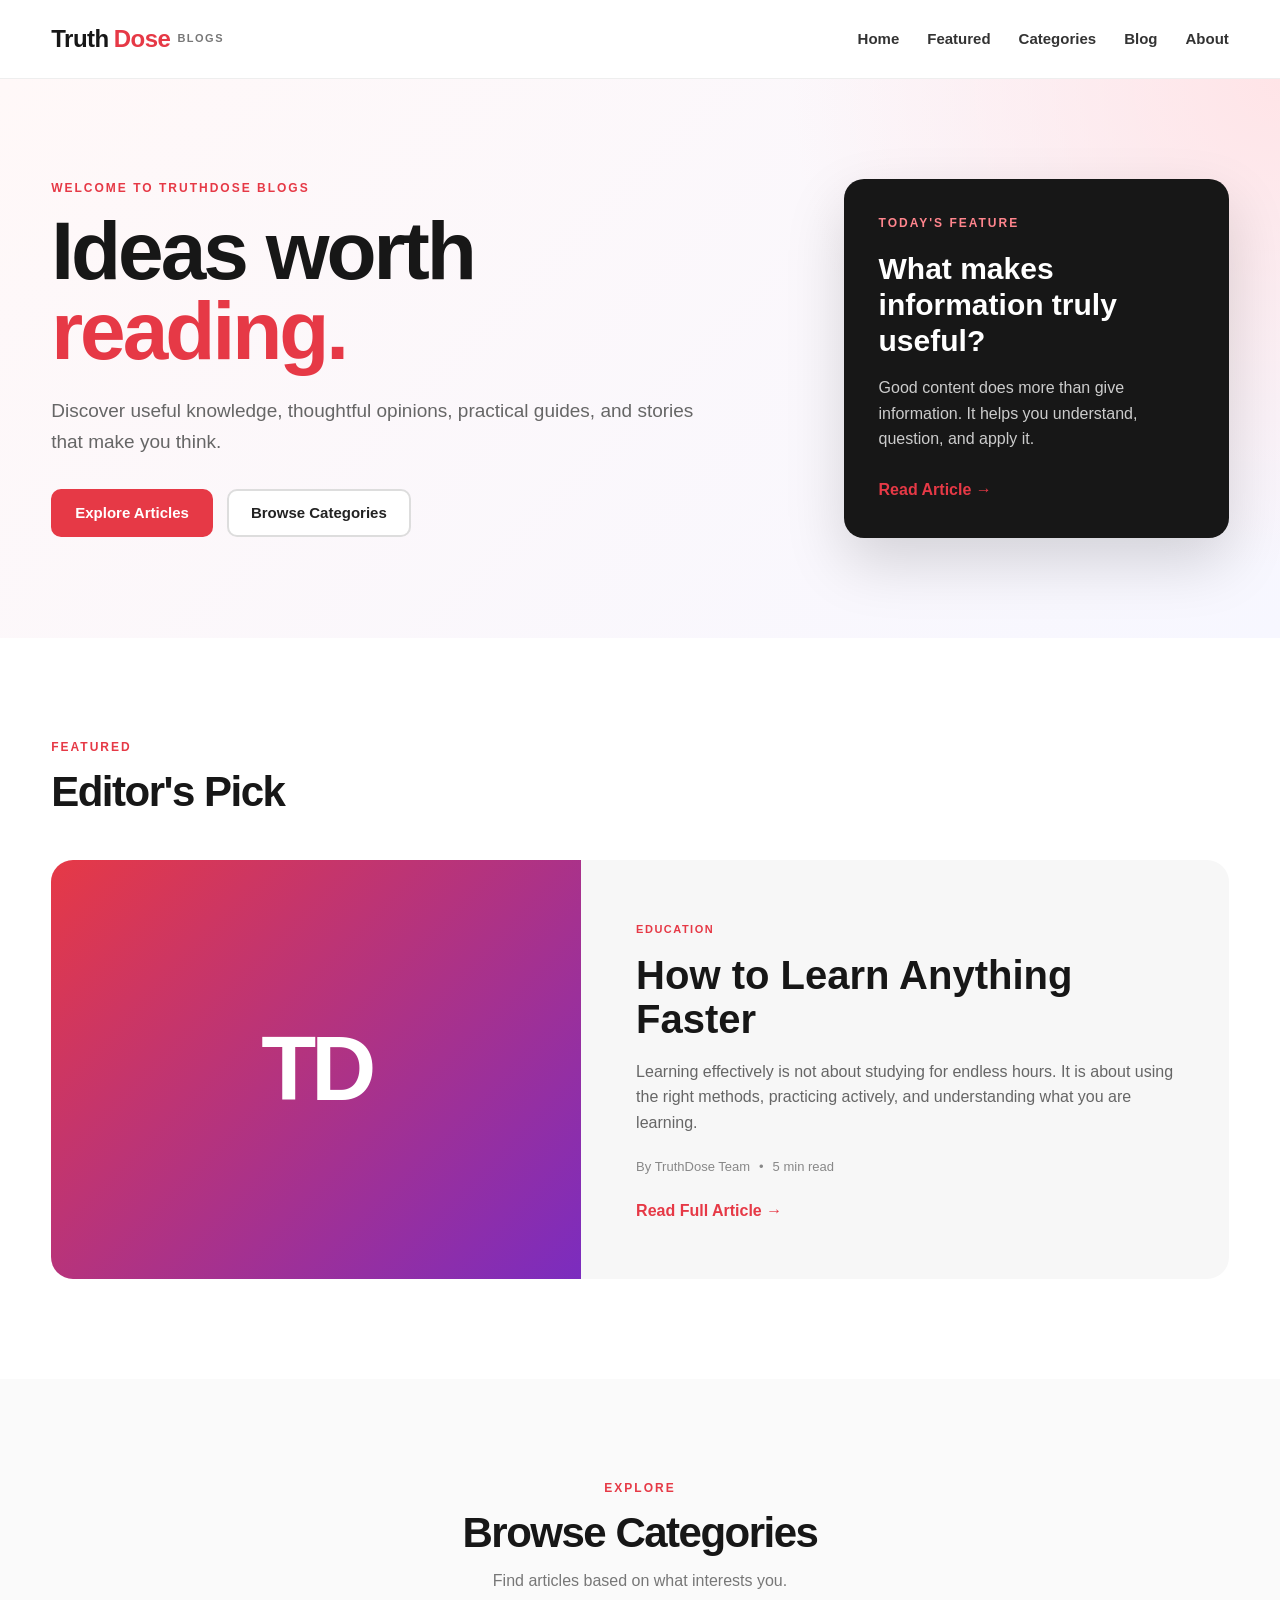
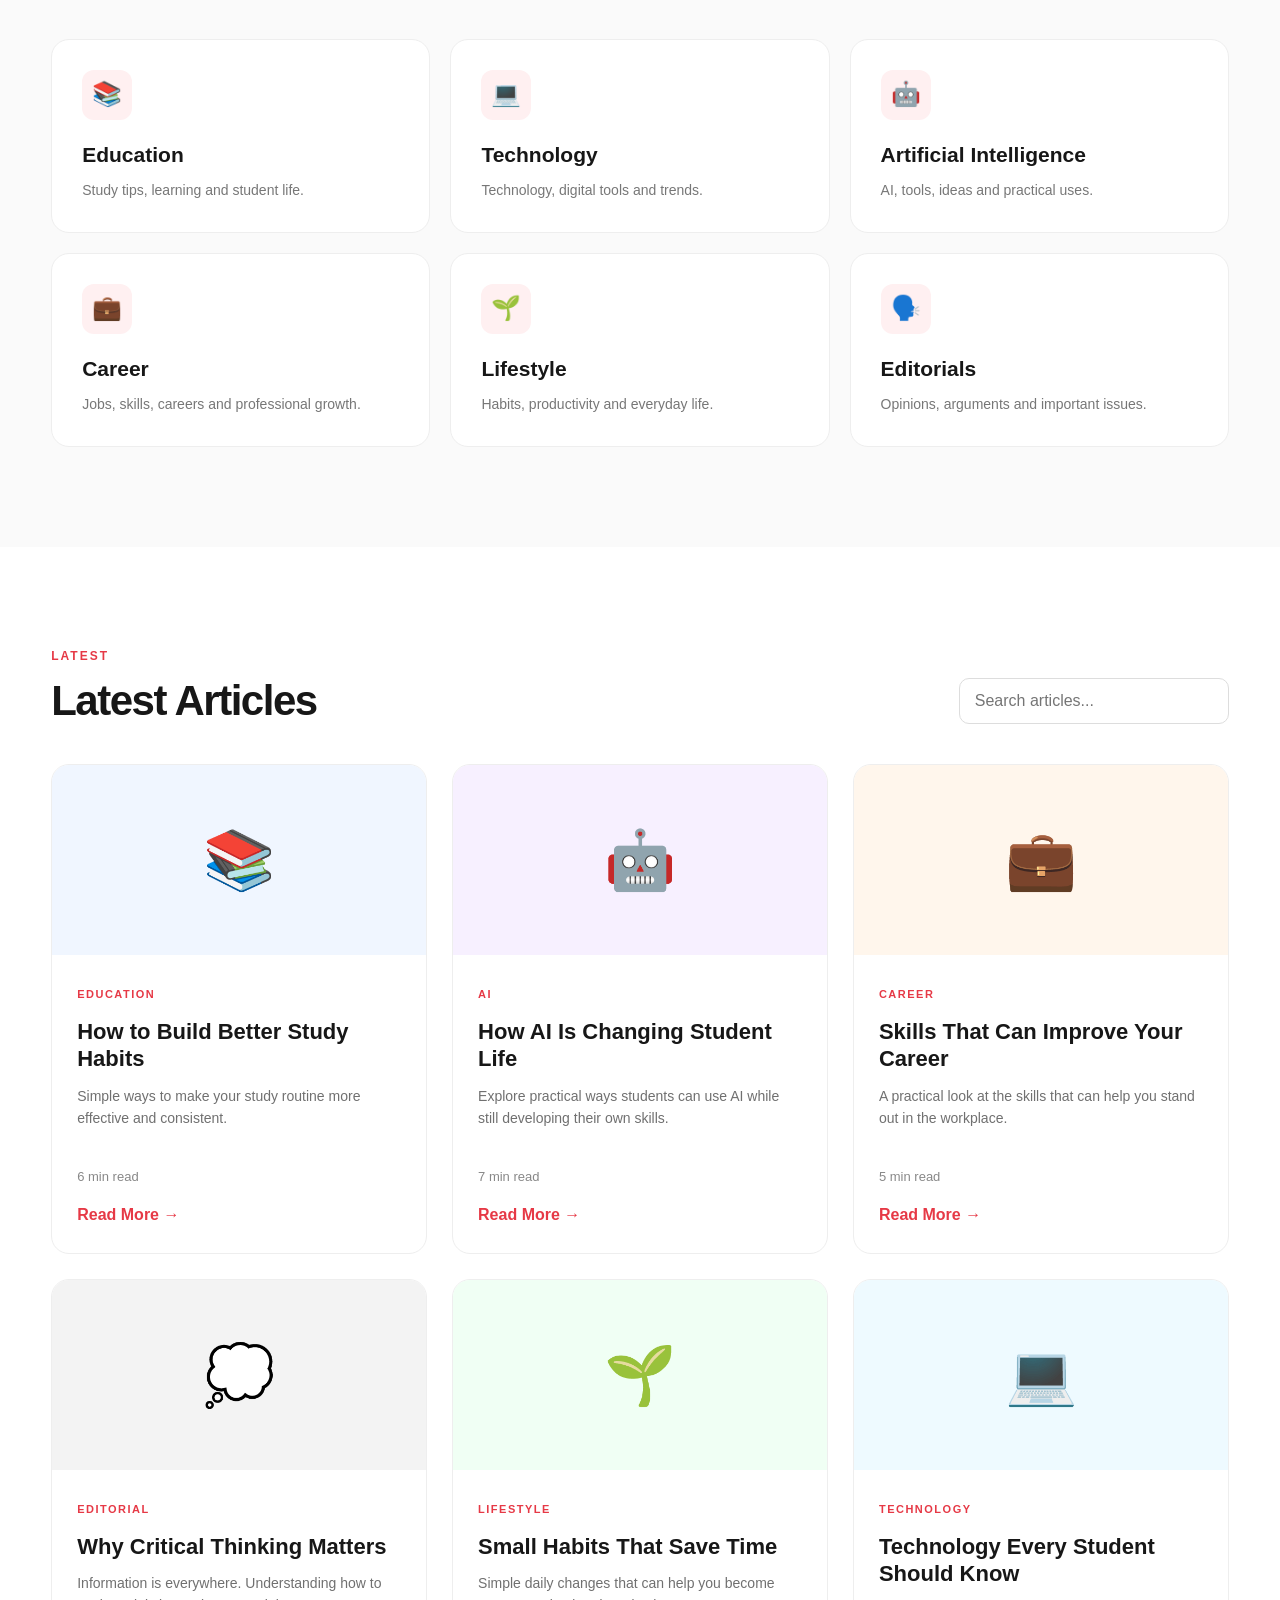
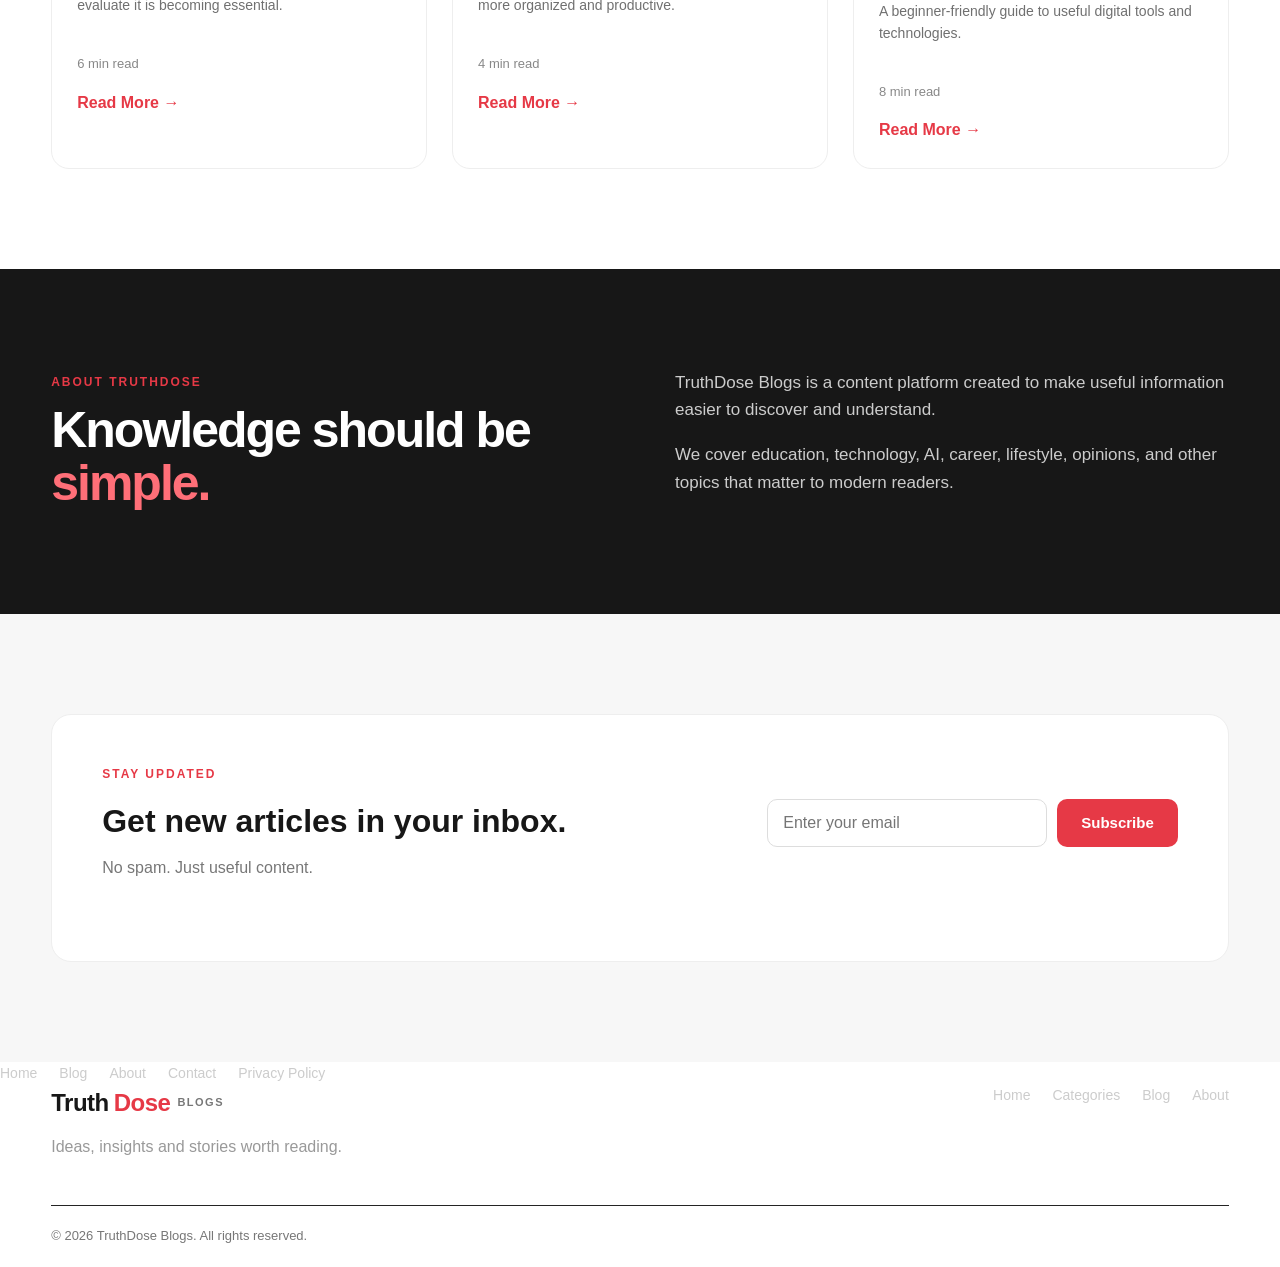
<file: index.html>
<!DOCTYPE html>
<html lang="en">
<head>
    <meta charset="UTF-8">
    <meta name="viewport" content="width=device-width, initial-scale=1.0">

    <title>TruthDose Blogs | Ideas, Insights & Stories</title>

    <meta
        name="description"
        content="TruthDose Blogs brings you useful articles, insights, ideas, guides, and stories across education, technology, career, lifestyle and more."
    >

    <link rel="stylesheet" href="style.css">
</head>

<body>

    <!-- =========================
         HEADER
    ========================== -->
    <header class="site-header">

        <div class="container nav-container">

            <a href="#home" class="logo">
                Truth<span>Dose</span>
                <small>Blogs</small>
            </a>

            <button
                class="menu-toggle"
                id="menuToggle"
                aria-label="Open navigation menu"
                aria-expanded="false"
            >
                ☰
            </button>

            <nav class="main-nav" id="mainNav">
                <a href="#home">Home</a>
                <a href="#featured">Featured</a>
                <a href="#categories">Categories</a>
                <a href="blog.html">Blog</a>
                <a href="#about">About</a>
            </nav>

        </div>

    </header>


    <!-- =========================
         HERO
    ========================== -->
    <main>

        <section class="hero" id="home">

            <div class="container hero-content">

                <div class="hero-text">

                    <p class="eyebrow">WELCOME TO TRUTHDOSE BLOGS</p>

                    <h1>
                        Ideas worth
                        <span>reading.</span>
                    </h1>

                    <p class="hero-description">
                        Discover useful knowledge, thoughtful opinions,
                        practical guides, and stories that make you think.
                    </p>

                    <div class="hero-buttons">
                        <a href="#articles" class="btn btn-primary">
                            Explore Articles
                        </a>

                        <a href="#categories" class="btn btn-secondary">
                            Browse Categories
                        </a>
                    </div>

                </div>

                <div class="hero-card">

                    <p class="featured-label">TODAY'S FEATURE</p>

                    <h2>
                        What makes information truly useful?
                    </h2>

                    <p>
                        Good content does more than give information.
                        It helps you understand, question, and apply it.
                    </p>

                    <a href="#featured" class="read-link">
                        Read Article →
                    </a>

                </div>

            </div>

        </section>


        <!-- =========================
             FEATURED ARTICLE
        ========================== -->
        <section class="featured-section" id="featured">

            <div class="container">

                <div class="section-heading">

                    <p class="eyebrow">FEATURED</p>

                    <h2>Editor's Pick</h2>

                </div>


                <article class="featured-article">

                    <div class="featured-image">
                        <span>TD</span>
                    </div>

                    <div class="featured-content">

                        <span class="category-tag">
                            EDUCATION
                        </span>

                        <h3>
                            How to Learn Anything Faster
                        </h3>

                        <p>
                            Learning effectively is not about studying for
                            endless hours. It is about using the right
                            methods, practicing actively, and understanding
                            what you are learning.
                        </p>

                        <div class="article-meta">
                            <span>By TruthDose Team</span>
                            <span>•</span>
                            <span>5 min read</span>
                        </div>

                        <a href="#" class="read-link">
                            Read Full Article →
                        </a>

                    </div>

                </article>

            </div>

        </section>


        <!-- =========================
             CATEGORIES
        ========================== -->
        <section class="categories-section" id="categories">

            <div class="container">

                <div class="section-heading center">

                    <p class="eyebrow">EXPLORE</p>

                    <h2>Browse Categories</h2>

                    <p>
                        Find articles based on what interests you.
                    </p>

                </div>


                <div class="categories-grid">

                    <a href="#" class="category-card">
                        <div class="category-icon">📚</div>
                        <h3>Education</h3>
                        <p>Study tips, learning and student life.</p>
                    </a>

                    <a href="#" class="category-card">
                        <div class="category-icon">💻</div>
                        <h3>Technology</h3>
                        <p>Technology, digital tools and trends.</p>
                    </a>

                    <a href="#" class="category-card">
                        <div class="category-icon">🤖</div>
                        <h3>Artificial Intelligence</h3>
                        <p>AI, tools, ideas and practical uses.</p>
                    </a>

                    <a href="#" class="category-card">
                        <div class="category-icon">💼</div>
                        <h3>Career</h3>
                        <p>Jobs, skills, careers and professional growth.</p>
                    </a>

                    <a href="#" class="category-card">
                        <div class="category-icon">🌱</div>
                        <h3>Lifestyle</h3>
                        <p>Habits, productivity and everyday life.</p>
                    </a>

                    <a href="#" class="category-card">
                        <div class="category-icon">🗣️</div>
                        <h3>Editorials</h3>
                        <p>Opinions, arguments and important issues.</p>
                    </a>

                </div>

            </div>

        </section>


        <!-- =========================
             LATEST ARTICLES
        ========================== -->
        <section class="articles-section" id="articles">

            <div class="container">

                <div class="section-top">

                    <div>
                        <p class="eyebrow">LATEST</p>
                        <h2>Latest Articles</h2>
                    </div>

                    <div class="search-box">

                        <label for="searchInput" class="sr-only">
                            Search articles
                        </label>

                        <input
                            type="search"
                            id="searchInput"
                            placeholder="Search articles..."
                            autocomplete="off"
                        >

                    </div>

                </div>


                <div class="articles-grid" id="articlesGrid">

                    <article
                        class="article-card"
                        data-title="How to Build Better Study Habits"
                        data-category="Education"
                    >

                        <div class="article-image education-image">
                            📚
                        </div>

                        <div class="article-content">

                            <span class="category-tag">
                                EDUCATION
                            </span>

                            <h3>
                                How to Build Better Study Habits
                            </h3>

                            <p>
                                Simple ways to make your study routine
                                more effective and consistent.
                            </p>

                            <div class="article-meta">
                                <span>6 min read</span>
                            </div>

                            <a href="article1.html" class="read-link">
                                Read More →
                            </a>

                        </div>

                    </article>


                    <article
                        class="article-card"
                        data-title="How AI Is Changing Student Life"
                        data-category="Artificial Intelligence"
                    >

                        <div class="article-image ai-image">
                            🤖
                        </div>

                        <div class="article-content">

                            <span class="category-tag">
                                AI
                            </span>

                            <h3>
                                How AI Is Changing Student Life
                            </h3>

                            <p>
                                Explore practical ways students can use
                                AI while still developing their own skills.
                            </p>

                            <div class="article-meta">
                                <span>7 min read</span>
                            </div>

                            <a href="#" class="read-link">
                                Read More →
                            </a>

                        </div>

                    </article>


                    <article
                        class="article-card"
                        data-title="Skills That Can Improve Your Career"
                        data-category="Career"
                    >

                        <div class="article-image career-image">
                            💼
                        </div>

                        <div class="article-content">

                            <span class="category-tag">
                                CAREER
                            </span>

                            <h3>
                                Skills That Can Improve Your Career
                            </h3>

                            <p>
                                A practical look at the skills that can
                                help you stand out in the workplace.
                            </p>

                            <div class="article-meta">
                                <span>5 min read</span>
                            </div>

                            <a href="#" class="read-link">
                                Read More →
                            </a>

                        </div>

                    </article>


                    <article
                        class="article-card"
                        data-title="Why Critical Thinking Matters"
                        data-category="Editorials"
                    >

                        <div class="article-image editorial-image">
                            💭
                        </div>

                        <div class="article-content">

                            <span class="category-tag">
                                EDITORIAL
                            </span>

                            <h3>
                                Why Critical Thinking Matters
                            </h3>

                            <p>
                                Information is everywhere. Understanding
                                how to evaluate it is becoming essential.
                            </p>

                            <div class="article-meta">
                                <span>6 min read</span>
                            </div>

                            <a href="#" class="read-link">
                                Read More →
                            </a>

                        </div>

                    </article>


                    <article
                        class="article-card"
                        data-title="Small Habits That Save Time"
                        data-category="Lifestyle"
                    >

                        <div class="article-image lifestyle-image">
                            🌱
                        </div>

                        <div class="article-content">

                            <span class="category-tag">
                                LIFESTYLE
                            </span>

                            <h3>
                                Small Habits That Save Time
                            </h3>

                            <p>
                                Simple daily changes that can help you
                                become more organized and productive.
                            </p>

                            <div class="article-meta">
                                <span>4 min read</span>
                            </div>

                            <a href="#" class="read-link">
                                Read More →
                            </a>

                        </div>

                    </article>


                    <article
                        class="article-card"
                        data-title="Technology Every Student Should Know"
                        data-category="Technology"
                    >

                        <div class="article-image technology-image">
                            💻
                        </div>

                        <div class="article-content">

                            <span class="category-tag">
                                TECHNOLOGY
                            </span>

                            <h3>
                                Technology Every Student Should Know
                            </h3>

                            <p>
                                A beginner-friendly guide to useful
                                digital tools and technologies.
                            </p>

                            <div class="article-meta">
                                <span>8 min read</span>
                            </div>

                            <a href="#" class="read-link">
                                Read More →
                            </a>

                        </div>

                    </article>

                </div>


                <p class="no-results" id="noResults">
                    No articles found.
                </p>

            </div>

        </section>


        <!-- =========================
             ABOUT
        ========================== -->
        <section class="about-section" id="about">

            <div class="container about-container">

                <div>

                    <p class="eyebrow">ABOUT TRUTHDOSE</p>

                    <h2>
                        Knowledge should be
                        <span>simple.</span>
                    </h2>

                </div>

                <div>

                    <p>
                        TruthDose Blogs is a content platform created to
                        make useful information easier to discover and
                        understand.
                    </p>

                    <p>
                        We cover education, technology, AI, career,
                        lifestyle, opinions, and other topics that matter
                        to modern readers.
                    </p>

                </div>

            </div>

        </section>


        <!-- =========================
             NEWSLETTER
        ========================== -->
        <section class="newsletter-section">

            <div class="container newsletter">

                <div>

                    <p class="eyebrow">
                        STAY UPDATED
                    </p>

                    <h2>
                        Get new articles in your inbox.
                    </h2>

                    <p>
                        No spam. Just useful content.
                    </p>

                </div>


                <form id="newsletterForm" class="newsletter-form">

                    <label for="email" class="sr-only">
                        Email address
                    </label>

                    <input
                        type="email"
                        id="email"
                        name="email"
                        placeholder="Enter your email"
                        required
                    >

                    <button type="submit" class="btn btn-primary">
                        Subscribe
                    </button>

                </form>

                <p
                    class="form-message"
                    id="formMessage"
                    aria-live="polite"
                ></p>

            </div>

        </section>

    </main>


    <!-- =========================
         FOOTER
    ========================== -->
    <div class="footer-links">
    <a href="index.html">Home</a>
    <a href="blog.html">Blog</a>
    <a href="about.html">About</a>
    <a href="contact.html">Contact</a>
    <a href="privacy.html">Privacy Policy</a>
</div>

        <div class="container footer-container">

            <div>

                <a href="#home" class="logo footer-logo">
                    Truth<span>Dose</span>
                    <small>Blogs</small>
                </a>

                <p>
                    Ideas, insights and stories worth reading.
                </p>

            </div>


            <div class="footer-links">

                <a href="#home">Home</a>
                <a href="#categories">Categories</a>
                <a href="blog.html">Blog</a>
                <a href="#about">About</a>

            </div>

        </div>


        <div class="container copyright">

            <p>
                © <span id="year"></span> TruthDose Blogs. All rights reserved.
            </p>

        </div>

    </footer>


    <script src="script.js"></script>

</body>
</html>
</file>
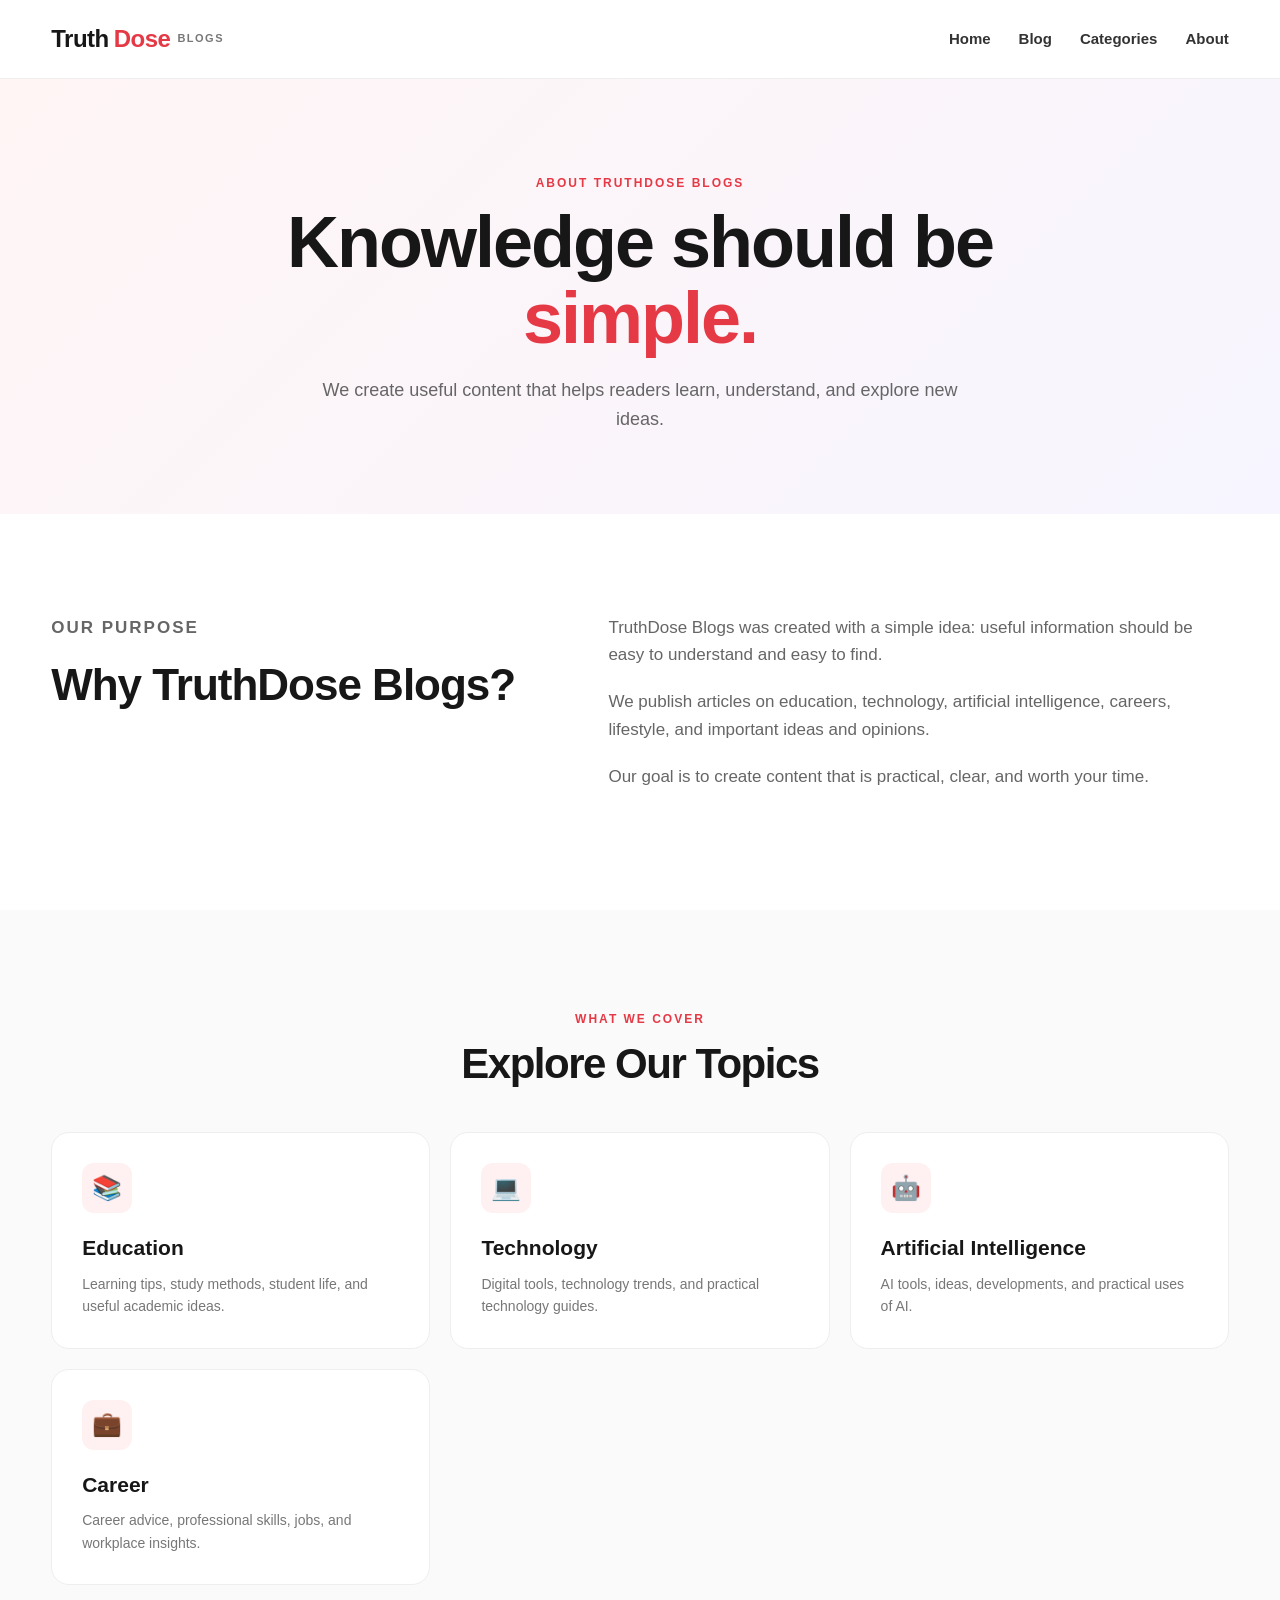
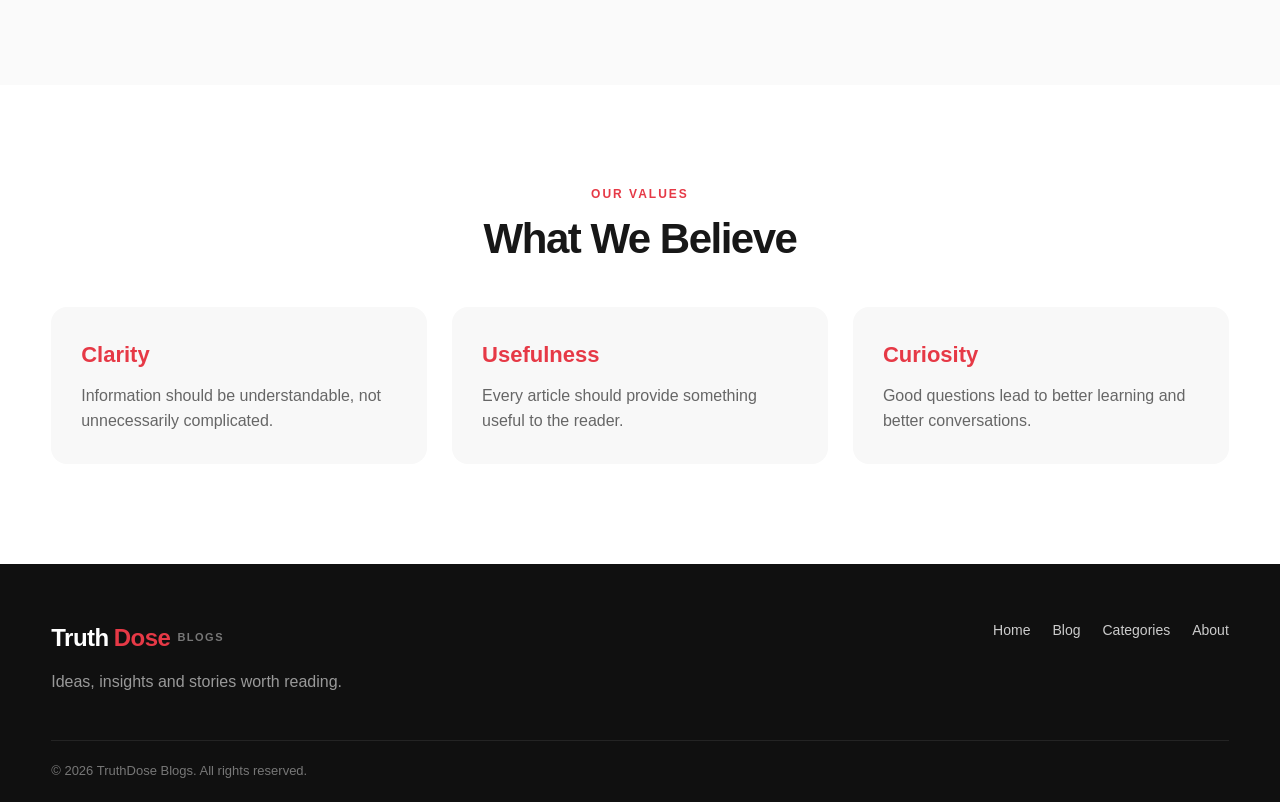
<file: about.html>
<!DOCTYPE html>
<html lang="en">
<head>
    <meta charset="UTF-8">
    <meta name="viewport" content="width=device-width, initial-scale=1.0">

    <title>About Us | TruthDose Blogs</title>

    <meta
        name="description"
        content="Learn more about TruthDose Blogs, our purpose, and the kind of content we create."
    >

    <link rel="stylesheet" href="style.css">
</head>

<body>

    <!-- HEADER -->
    <header class="site-header">

        <div class="container nav-container">

            <a href="index.html" class="logo">
                Truth<span>Dose</span>
                <small>Blogs</small>
            </a>

            <nav class="main-nav">
                <a href="index.html">Home</a>
                <a href="blog.html">Blog</a>
                <a href="index.html#categories">Categories</a>
                <a href="about.html">About</a>
            </nav>

        </div>

    </header>


    <!-- ABOUT HEADER -->
    <main>

        <section class="about-page-header">

            <div class="container">

                <p class="eyebrow">
                    ABOUT TRUTHDOSE BLOGS
                </p>

                <h1>
                    Knowledge should be
                    <span>simple.</span>
                </h1>

                <p>
                    We create useful content that helps readers
                    learn, understand, and explore new ideas.
                </p>

            </div>

        </section>


        <!-- OUR STORY -->
        <section class="about-page-content">

            <div class="container about-page-grid">

                <div>

                    <p class="eyebrow">
                        OUR PURPOSE
                    </p>

                    <h2>
                        Why TruthDose Blogs?
                    </h2>

                </div>

                <div>

                    <p>
                        TruthDose Blogs was created with a simple idea:
                        useful information should be easy to understand
                        and easy to find.
                    </p>

                    <p>
                        We publish articles on education, technology,
                        artificial intelligence, careers, lifestyle,
                        and important ideas and opinions.
                    </p>

                    <p>
                        Our goal is to create content that is practical,
                        clear, and worth your time.
                    </p>

                </div>

            </div>

        </section>


        <!-- WHAT WE COVER -->
        <section class="about-topics">

            <div class="container">

                <div class="section-heading center">

                    <p class="eyebrow">
                        WHAT WE COVER
                    </p>

                    <h2>
                        Explore Our Topics
                    </h2>

                </div>


                <div class="categories-grid">

                    <div class="category-card">

                        <div class="category-icon">
                            📚
                        </div>

                        <h3>
                            Education
                        </h3>

                        <p>
                            Learning tips, study methods,
                            student life, and useful academic ideas.
                        </p>

                    </div>


                    <div class="category-card">

                        <div class="category-icon">
                            💻
                        </div>

                        <h3>
                            Technology
                        </h3>

                        <p>
                            Digital tools, technology trends,
                            and practical technology guides.
                        </p>

                    </div>


                    <div class="category-card">

                        <div class="category-icon">
                            🤖
                        </div>

                        <h3>
                            Artificial Intelligence
                        </h3>

                        <p>
                            AI tools, ideas, developments,
                            and practical uses of AI.
                        </p>

                    </div>


                    <div class="category-card">

                        <div class="category-icon">
                            💼
                        </div>

                        <h3>
                            Career
                        </h3>

                        <p>
                            Career advice, professional skills,
                            jobs, and workplace insights.
                        </p>

                    </div>

                </div>

            </div>

        </section>


        <!-- VALUES -->
        <section class="values-section">

            <div class="container">

                <div class="section-heading center">

                    <p class="eyebrow">
                        OUR VALUES
                    </p>

                    <h2>
                        What We Believe
                    </h2>

                </div>


                <div class="values-grid">

                    <div class="value-card">

                        <h3>
                            Clarity
                        </h3>

                        <p>
                            Information should be understandable,
                            not unnecessarily complicated.
                        </p>

                    </div>


                    <div class="value-card">

                        <h3>
                            Usefulness
                        </h3>

                        <p>
                            Every article should provide something
                            useful to the reader.
                        </p>

                    </div>


                    <div class="value-card">

                        <h3>
                            Curiosity
                        </h3>

                        <p>
                            Good questions lead to better learning
                            and better conversations.
                        </p>

                    </div>

                </div>

            </div>

        </section>

    </main>


    <!-- FOOTER -->
    <footer class="site-footer">

        <div class="container footer-container">

            <div>

                <a href="index.html" class="logo footer-logo">
                    Truth<span>Dose</span>
                    <small>Blogs</small>
                </a>

                <p>
                    Ideas, insights and stories worth reading.
                </p>

            </div>

            <div class="footer-links">

                <a href="index.html">Home</a>
                <a href="blog.html">Blog</a>
                <a href="index.html#categories">Categories</a>
                <a href="about.html">About</a>

            </div>

        </div>


        <div class="container copyright">

            <p>
                © <span id="year"></span> TruthDose Blogs.
                All rights reserved.
            </p>

        </div>

    </footer>


    <script>

        document.getElementById("year").textContent =
            new Date().getFullYear();

    </script>

</body>
</html>
</file>
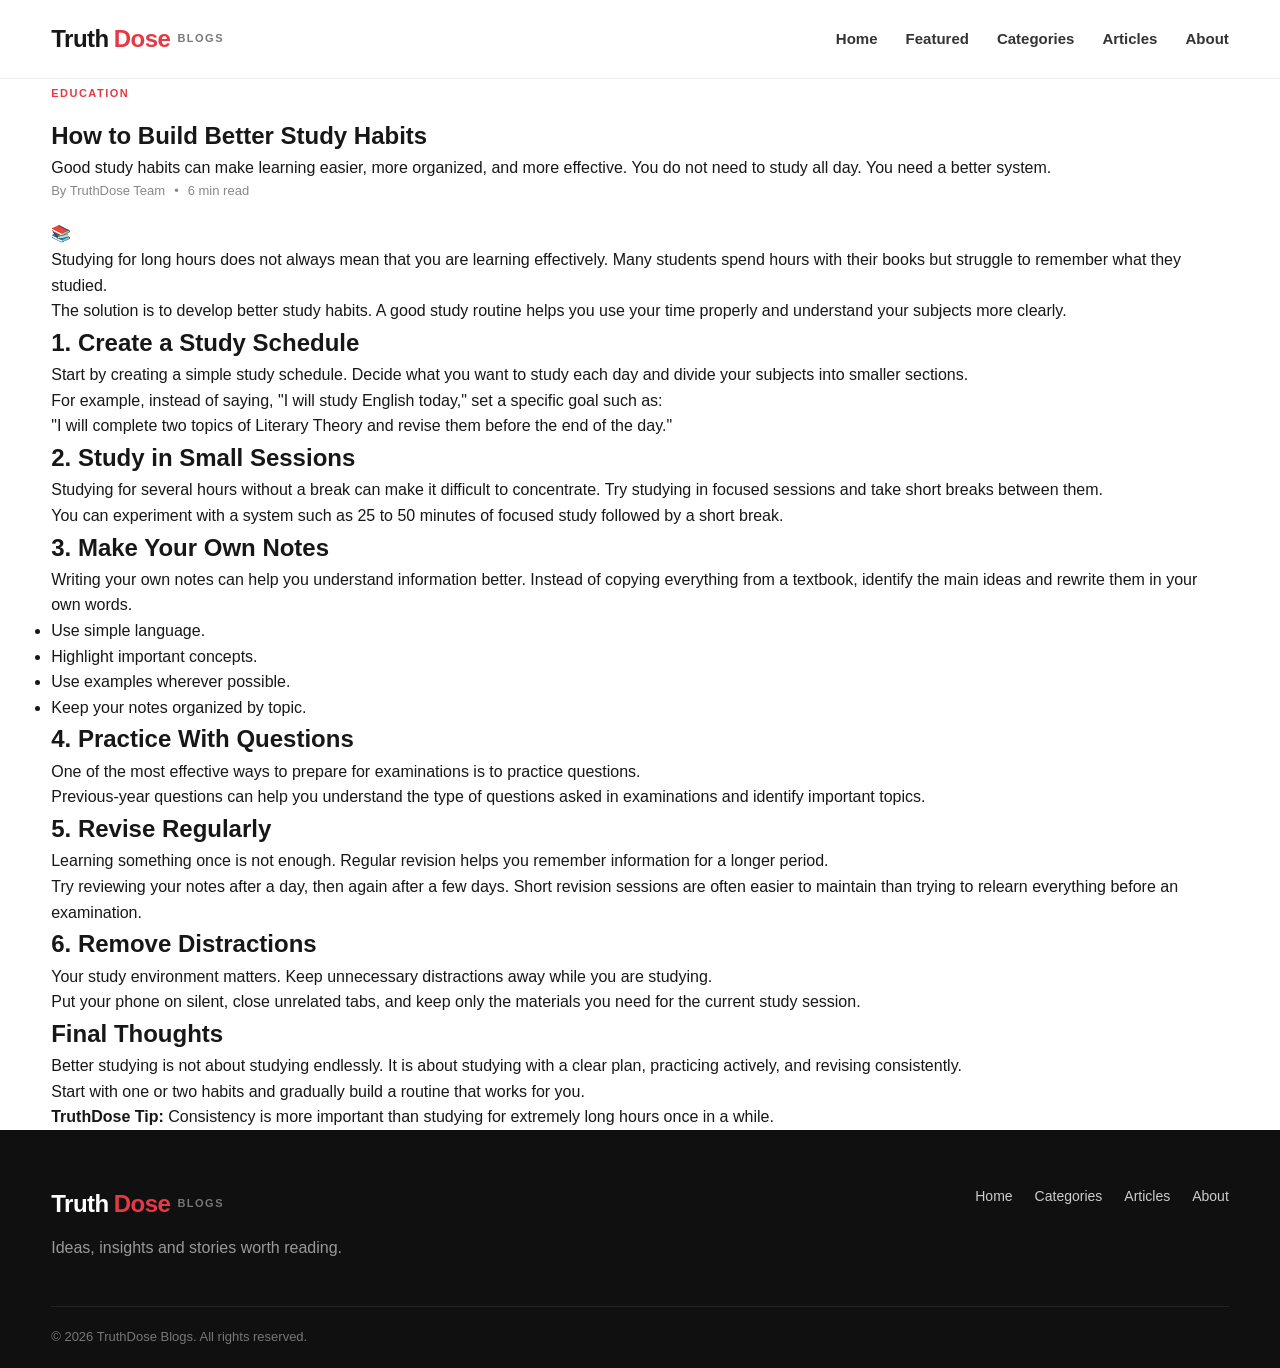
<file: Article1.html>
<!DOCTYPE html>
<html lang="en">
<head>
    <meta charset="UTF-8">
    <meta name="viewport" content="width=device-width, initial-scale=1.0">

    <title>How to Build Better Study Habits | TruthDose Blogs</title>

    <meta
        name="description"
        content="Learn simple and practical ways to build better study habits, stay consistent, and improve your learning."
    >

    <link rel="stylesheet" href="style.css">
</head>

<body>

    <!-- HEADER -->
    <header class="site-header">

        <div class="container nav-container">

            <a href="index.html" class="logo">
                Truth<span>Dose</span>
                <small>Blogs</small>
            </a>

            <nav class="main-nav">
                <a href="index.html">Home</a>
                <a href="index.html#featured">Featured</a>
                <a href="index.html#categories">Categories</a>
                <a href="index.html#articles">Articles</a>
                <a href="index.html#about">About</a>
            </nav>

        </div>

    </header>


    <!-- ARTICLE -->
    <main>

        <article class="single-article">

            <div class="container article-container">

                <div class="article-header">

                    <span class="category-tag">
                        EDUCATION
                    </span>

                    <h1>
                        How to Build Better Study Habits
                    </h1>

                    <p class="article-intro">
                        Good study habits can make learning easier,
                        more organized, and more effective. You do not
                        need to study all day. You need a better system.
                    </p>

                    <div class="article-meta">
                        <span>By TruthDose Team</span>
                        <span>•</span>
                        <span>6 min read</span>
                    </div>

                </div>


                <div class="article-cover">
                    <span>📚</span>
                </div>


                <div class="article-body">

                    <p>
                        Studying for long hours does not always mean
                        that you are learning effectively. Many students
                        spend hours with their books but struggle to
                        remember what they studied.
                    </p>

                    <p>
                        The solution is to develop better study habits.
                        A good study routine helps you use your time
                        properly and understand your subjects more
                        clearly.
                    </p>


                    <h2>1. Create a Study Schedule</h2>

                    <p>
                        Start by creating a simple study schedule.
                        Decide what you want to study each day and
                        divide your subjects into smaller sections.
                    </p>

                    <p>
                        For example, instead of saying,
                        "I will study English today," set a specific
                        goal such as:
                    </p>

                    <blockquote>
                        "I will complete two topics of Literary Theory
                        and revise them before the end of the day."
                    </blockquote>


                    <h2>2. Study in Small Sessions</h2>

                    <p>
                        Studying for several hours without a break can
                        make it difficult to concentrate. Try studying
                        in focused sessions and take short breaks between
                        them.
                    </p>

                    <p>
                        You can experiment with a system such as 25 to
                        50 minutes of focused study followed by a short
                        break.
                    </p>


                    <h2>3. Make Your Own Notes</h2>

                    <p>
                        Writing your own notes can help you understand
                        information better. Instead of copying everything
                        from a textbook, identify the main ideas and
                        rewrite them in your own words.
                    </p>

                    <ul>
                        <li>Use simple language.</li>
                        <li>Highlight important concepts.</li>
                        <li>Use examples wherever possible.</li>
                        <li>Keep your notes organized by topic.</li>
                    </ul>


                    <h2>4. Practice With Questions</h2>

                    <p>
                        One of the most effective ways to prepare for
                        examinations is to practice questions.
                    </p>

                    <p>
                        Previous-year questions can help you understand
                        the type of questions asked in examinations and
                        identify important topics.
                    </p>


                    <h2>5. Revise Regularly</h2>

                    <p>
                        Learning something once is not enough. Regular
                        revision helps you remember information for a
                        longer period.
                    </p>

                    <p>
                        Try reviewing your notes after a day, then again
                        after a few days. Short revision sessions are
                        often easier to maintain than trying to relearn
                        everything before an examination.
                    </p>


                    <h2>6. Remove Distractions</h2>

                    <p>
                        Your study environment matters. Keep unnecessary
                        distractions away while you are studying.
                    </p>

                    <p>
                        Put your phone on silent, close unrelated tabs,
                        and keep only the materials you need for the
                        current study session.
                    </p>


                    <h2>Final Thoughts</h2>

                    <p>
                        Better studying is not about studying endlessly.
                        It is about studying with a clear plan, practicing
                        actively, and revising consistently.
                    </p>

                    <p>
                        Start with one or two habits and gradually build
                        a routine that works for you.
                    </p>


                    <div class="article-footer">

                        <p>
                            <strong>TruthDose Tip:</strong>
                            Consistency is more important than studying
                            for extremely long hours once in a while.
                        </p>

                    </div>

                </div>

            </div>

        </article>

    </main>


    <!-- FOOTER -->
    <footer class="site-footer">

        <div class="container footer-container">

            <div>

                <a href="index.html" class="logo footer-logo">
                    Truth<span>Dose</span>
                    <small>Blogs</small>
                </a>

                <p>
                    Ideas, insights and stories worth reading.
                </p>

            </div>

            <div class="footer-links">

                <a href="index.html">Home</a>
                <a href="index.html#categories">Categories</a>
                <a href="index.html#articles">Articles</a>
                <a href="index.html#about">About</a>

            </div>

        </div>

        <div class="container copyright">

            <p>
                © <span id="year"></span> TruthDose Blogs.
                All rights reserved.
            </p>

        </div>

    </footer>


    <script>

        document.getElementById("year").textContent =
            new Date().getFullYear();

    </script>

</body>
</html>
</file>
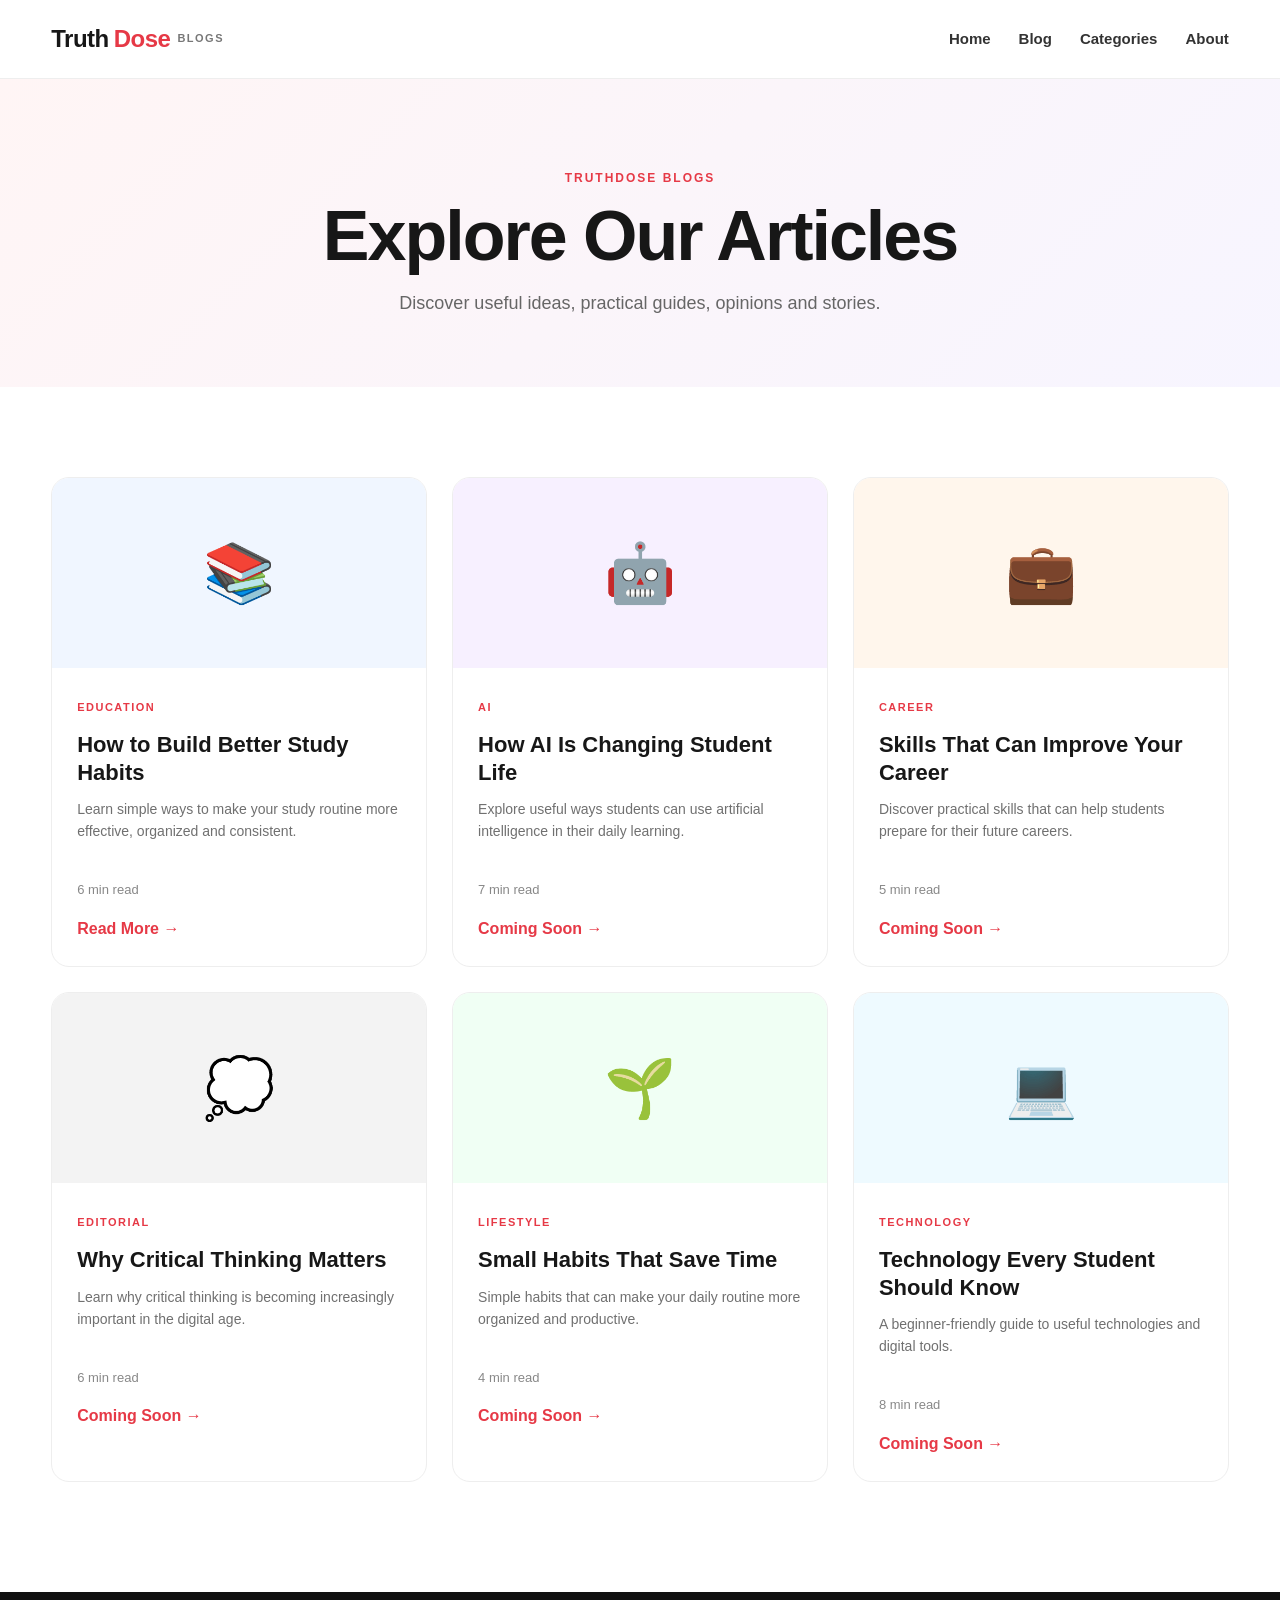
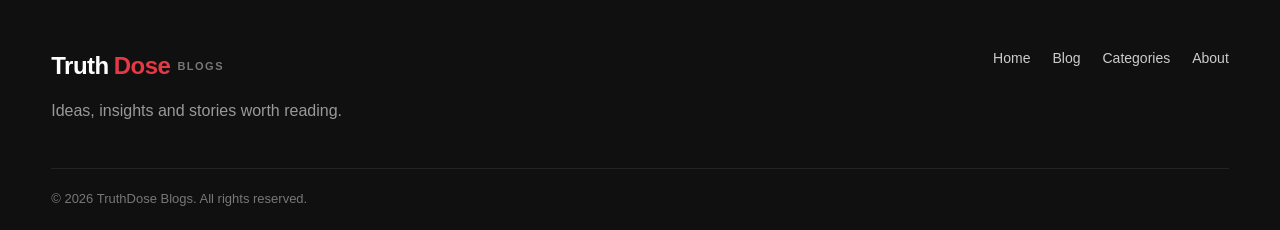
<file: blog.html>
<!DOCTYPE html>
<html lang="en">
<head>
    <meta charset="UTF-8">
    <meta name="viewport" content="width=device-width, initial-scale=1.0">

    <title>Blog | TruthDose Blogs</title>

    <meta
        name="description"
        content="Explore the latest articles, ideas, guides and insights from TruthDose Blogs."
    >

    <link rel="stylesheet" href="style.css">
</head>

<body>

    <!-- HEADER -->
    <header class="site-header">

        <div class="container nav-container">

            <a href="index.html" class="logo">
                Truth<span>Dose</span>
                <small>Blogs</small>
            </a>

            <nav class="main-nav">
                <a href="index.html">Home</a>
                <a href="blog.html">Blog</a>
                <a href="index.html#categories">Categories</a>
                <a href="index.html#about">About</a>
            </nav>

        </div>

    </header>


    <!-- BLOG HEADER -->
    <main>

        <section class="blog-page-header">

            <div class="container">

                <p class="eyebrow">
                    TRUTHDOSE BLOGS
                </p>

                <h1>
                    Explore Our Articles
                </h1>

                <p>
                    Discover useful ideas, practical guides,
                    opinions and stories.
                </p>

            </div>

        </section>


        <!-- ARTICLES -->
        <section class="blog-page-content">

            <div class="container">

                <div class="articles-grid">

                    <!-- ARTICLE 1 -->
                    <article class="article-card">

                        <div class="article-image education-image">
                            📚
                        </div>

                        <div class="article-content">

                            <span class="category-tag">
                                EDUCATION
                            </span>

                            <h3>
                                How to Build Better Study Habits
                            </h3>

                            <p>
                                Learn simple ways to make your
                                study routine more effective,
                                organized and consistent.
                            </p>

                            <div class="article-meta">
                                <span>6 min read</span>
                            </div>

                            <a
                                href="article1.html"
                                class="read-link"
                            >
                                Read More →
                            </a>

                        </div>

                    </article>


                    <!-- ARTICLE 2 -->
                    <article class="article-card">

                        <div class="article-image ai-image">
                            🤖
                        </div>

                        <div class="article-content">

                            <span class="category-tag">
                                AI
                            </span>

                            <h3>
                                How AI Is Changing Student Life
                            </h3>

                            <p>
                                Explore useful ways students
                                can use artificial intelligence
                                in their daily learning.
                            </p>

                            <div class="article-meta">
                                <span>7 min read</span>
                            </div>

                            <a
                                href="#"
                                class="read-link"
                            >
                                Coming Soon →
                            </a>

                        </div>

                    </article>


                    <!-- ARTICLE 3 -->
                    <article class="article-card">

                        <div class="article-image career-image">
                            💼
                        </div>

                        <div class="article-content">

                            <span class="category-tag">
                                CAREER
                            </span>

                            <h3>
                                Skills That Can Improve Your Career
                            </h3>

                            <p>
                                Discover practical skills that
                                can help students prepare for
                                their future careers.
                            </p>

                            <div class="article-meta">
                                <span>5 min read</span>
                            </div>

                            <a
                                href="#"
                                class="read-link"
                            >
                                Coming Soon →
                            </a>

                        </div>

                    </article>


                    <!-- ARTICLE 4 -->
                    <article class="article-card">

                        <div class="article-image editorial-image">
                            💭
                        </div>

                        <div class="article-content">

                            <span class="category-tag">
                                EDITORIAL
                            </span>

                            <h3>
                                Why Critical Thinking Matters
                            </h3>

                            <p>
                                Learn why critical thinking is
                                becoming increasingly important
                                in the digital age.
                            </p>

                            <div class="article-meta">
                                <span>6 min read</span>
                            </div>

                            <a
                                href="#"
                                class="read-link"
                            >
                                Coming Soon →
                            </a>

                        </div>

                    </article>


                    <!-- ARTICLE 5 -->
                    <article class="article-card">

                        <div class="article-image lifestyle-image">
                            🌱
                        </div>

                        <div class="article-content">

                            <span class="category-tag">
                                LIFESTYLE
                            </span>

                            <h3>
                                Small Habits That Save Time
                            </h3>

                            <p>
                                Simple habits that can make
                                your daily routine more organized
                                and productive.
                            </p>

                            <div class="article-meta">
                                <span>4 min read</span>
                            </div>

                            <a
                                href="#"
                                class="read-link"
                            >
                                Coming Soon →
                            </a>

                        </div>

                    </article>


                    <!-- ARTICLE 6 -->
                    <article class="article-card">

                        <div class="article-image technology-image">
                            💻
                        </div>

                        <div class="article-content">

                            <span class="category-tag">
                                TECHNOLOGY
                            </span>

                            <h3>
                                Technology Every Student Should Know
                            </h3>

                            <p>
                                A beginner-friendly guide to
                                useful technologies and digital
                                tools.
                            </p>

                            <div class="article-meta">
                                <span>8 min read</span>
                            </div>

                            <a
                                href="#"
                                class="read-link"
                            >
                                Coming Soon →
                            </a>

                        </div>

                    </article>

                </div>

            </div>

        </section>

    </main>


    <!-- FOOTER -->
    <footer class="site-footer">

        <div class="container footer-container">

            <div>

                <a href="index.html" class="logo footer-logo">
                    Truth<span>Dose</span>
                    <small>Blogs</small>
                </a>

                <p>
                    Ideas, insights and stories worth reading.
                </p>

            </div>

            <div class="footer-links">

                <a href="index.html">Home</a>
                <a href="blog.html">Blog</a>
                <a href="index.html#categories">Categories</a>
                <a href="index.html#about">About</a>

            </div>

        </div>

        <div class="container copyright">

            <p>
                © <span id="year"></span> TruthDose Blogs.
                All rights reserved.
            </p>

        </div>

    </footer>


    <script>
        document.getElementById("year").textContent =
            new Date().getFullYear();
    </script>

</body>
</html>
</file>
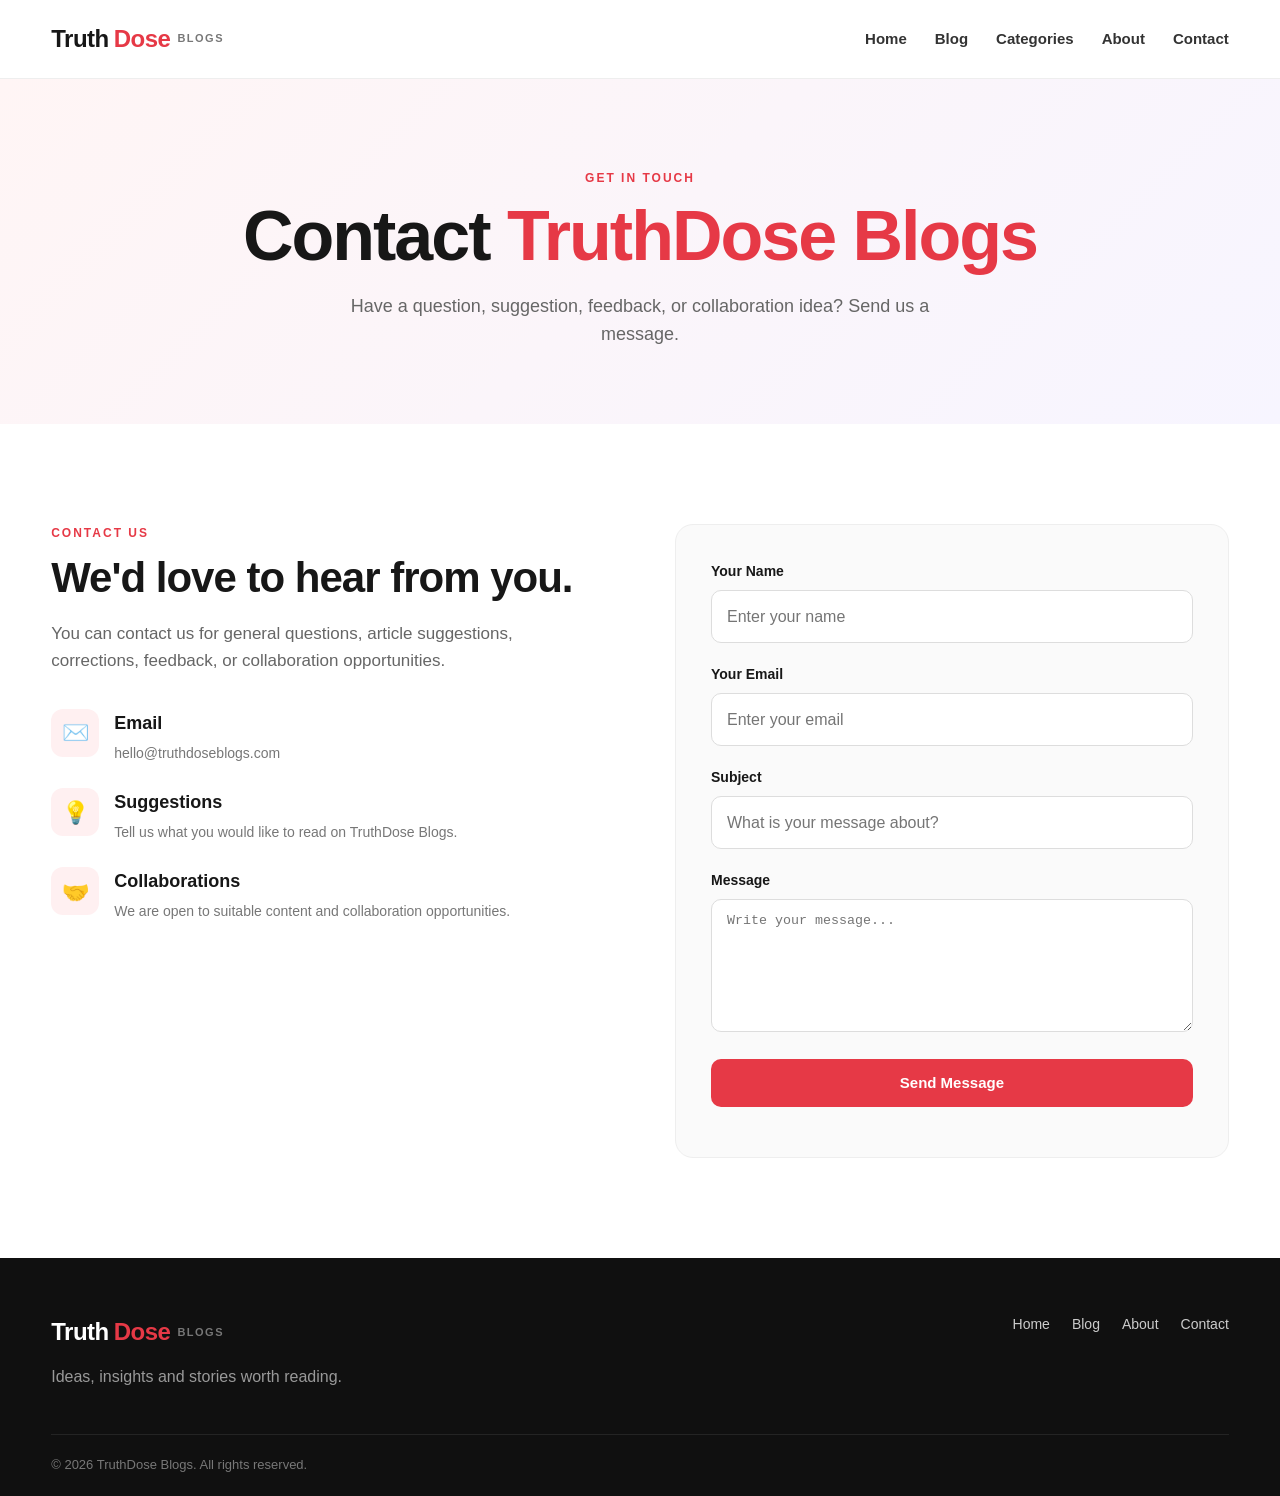
<file: contact.html>
<!DOCTYPE html>
<html lang="en">
<head>
    <meta charset="UTF-8">
    <meta name="viewport" content="width=device-width, initial-scale=1.0">

    <title>Contact Us | TruthDose Blogs</title>

    <meta
        name="description"
        content="Contact TruthDose Blogs for questions, suggestions, feedback, or collaborations."
    >

    <link rel="stylesheet" href="style.css">
</head>

<body>

    <!-- HEADER -->
    <header class="site-header">

        <div class="container nav-container">

            <a href="index.html" class="logo">
                Truth<span>Dose</span>
                <small>Blogs</small>
            </a>

            <nav class="main-nav">
                <a href="index.html">Home</a>
                <a href="blog.html">Blog</a>
                <a href="index.html#categories">Categories</a>
                <a href="about.html">About</a>
                <a href="contact.html">Contact</a>
            </nav>

        </div>

    </header>


    <!-- CONTACT -->
    <main>

        <section class="contact-page-header">

            <div class="container">

                <p class="eyebrow">
                    GET IN TOUCH
                </p>

                <h1>
                    Contact <span>TruthDose Blogs</span>
                </h1>

                <p>
                    Have a question, suggestion, feedback, or collaboration
                    idea? Send us a message.
                </p>

            </div>

        </section>


        <section class="contact-section">

            <div class="container contact-grid">

                <!-- CONTACT INFORMATION -->
                <div class="contact-info">

                    <p class="eyebrow">
                        CONTACT US
                    </p>

                    <h2>
                        We'd love to hear from you.
                    </h2>

                    <p>
                        You can contact us for general questions,
                        article suggestions, corrections, feedback,
                        or collaboration opportunities.
                    </p>


                    <div class="contact-item">

                        <div class="contact-icon">
                            ✉️
                        </div>

                        <div>
                            <h3>Email</h3>
                            <p>
                                hello@truthdoseblogs.com
                            </p>
                        </div>

                    </div>


                    <div class="contact-item">

                        <div class="contact-icon">
                            💡
                        </div>

                        <div>
                            <h3>Suggestions</h3>
                            <p>
                                Tell us what you would like to read
                                on TruthDose Blogs.
                            </p>
                        </div>

                    </div>


                    <div class="contact-item">

                        <div class="contact-icon">
                            🤝
                        </div>

                        <div>
                            <h3>Collaborations</h3>
                            <p>
                                We are open to suitable content
                                and collaboration opportunities.
                            </p>
                        </div>

                    </div>

                </div>


                <!-- CONTACT FORM -->
                <div class="contact-form-card">

                    <form id="contactForm">

                        <div class="form-group">

                            <label for="name">
                                Your Name
                            </label>

                            <input
                                type="text"
                                id="name"
                                name="name"
                                placeholder="Enter your name"
                                required
                            >

                        </div>


                        <div class="form-group">

                            <label for="contactEmail">
                                Your Email
                            </label>

                            <input
                                type="email"
                                id="contactEmail"
                                name="email"
                                placeholder="Enter your email"
                                required
                            >

                        </div>


                        <div class="form-group">

                            <label for="subject">
                                Subject
                            </label>

                            <input
                                type="text"
                                id="subject"
                                name="subject"
                                placeholder="What is your message about?"
                                required
                            >

                        </div>


                        <div class="form-group">

                            <label for="message">
                                Message
                            </label>

                            <textarea
                                id="message"
                                name="message"
                                rows="7"
                                placeholder="Write your message..."
                                required
                            ></textarea>

                        </div>


                        <button
                            type="submit"
                            class="btn btn-primary"
                        >
                            Send Message
                        </button>

                        <p
                            id="contactMessage"
                            class="form-message"
                            aria-live="polite"
                        ></p>

                    </form>

                </div>

            </div>

        </section>

    </main>


    <!-- FOOTER -->
    <footer class="site-footer">

        <div class="container footer-container">

            <div>

                <a href="index.html" class="logo footer-logo">
                    Truth<span>Dose</span>
                    <small>Blogs</small>
                </a>

                <p>
                    Ideas, insights and stories worth reading.
                </p>

            </div>

            <div class="footer-links">

                <a href="index.html">Home</a>
                <a href="blog.html">Blog</a>
                <a href="about.html">About</a>
                <a href="contact.html">Contact</a>

            </div>

        </div>


        <div class="container copyright">

            <p>
                © <span id="year"></span> TruthDose Blogs.
                All rights reserved.
            </p>

        </div>

    </footer>


    <script>

        const contactForm =
            document.getElementById("contactForm");

        const contactMessage =
            document.getElementById("contactMessage");

        if (contactForm) {

            contactForm.addEventListener(
                "submit",
                function (event) {

                    event.preventDefault();

                    contactMessage.textContent =
                        "Thank you! Your message has been recorded for this demo.";

                    contactForm.reset();

                }
            );

        }


        document.getElementById("year").textContent =
            new Date().getFullYear();

    </script>

</body>
</html>
</file>
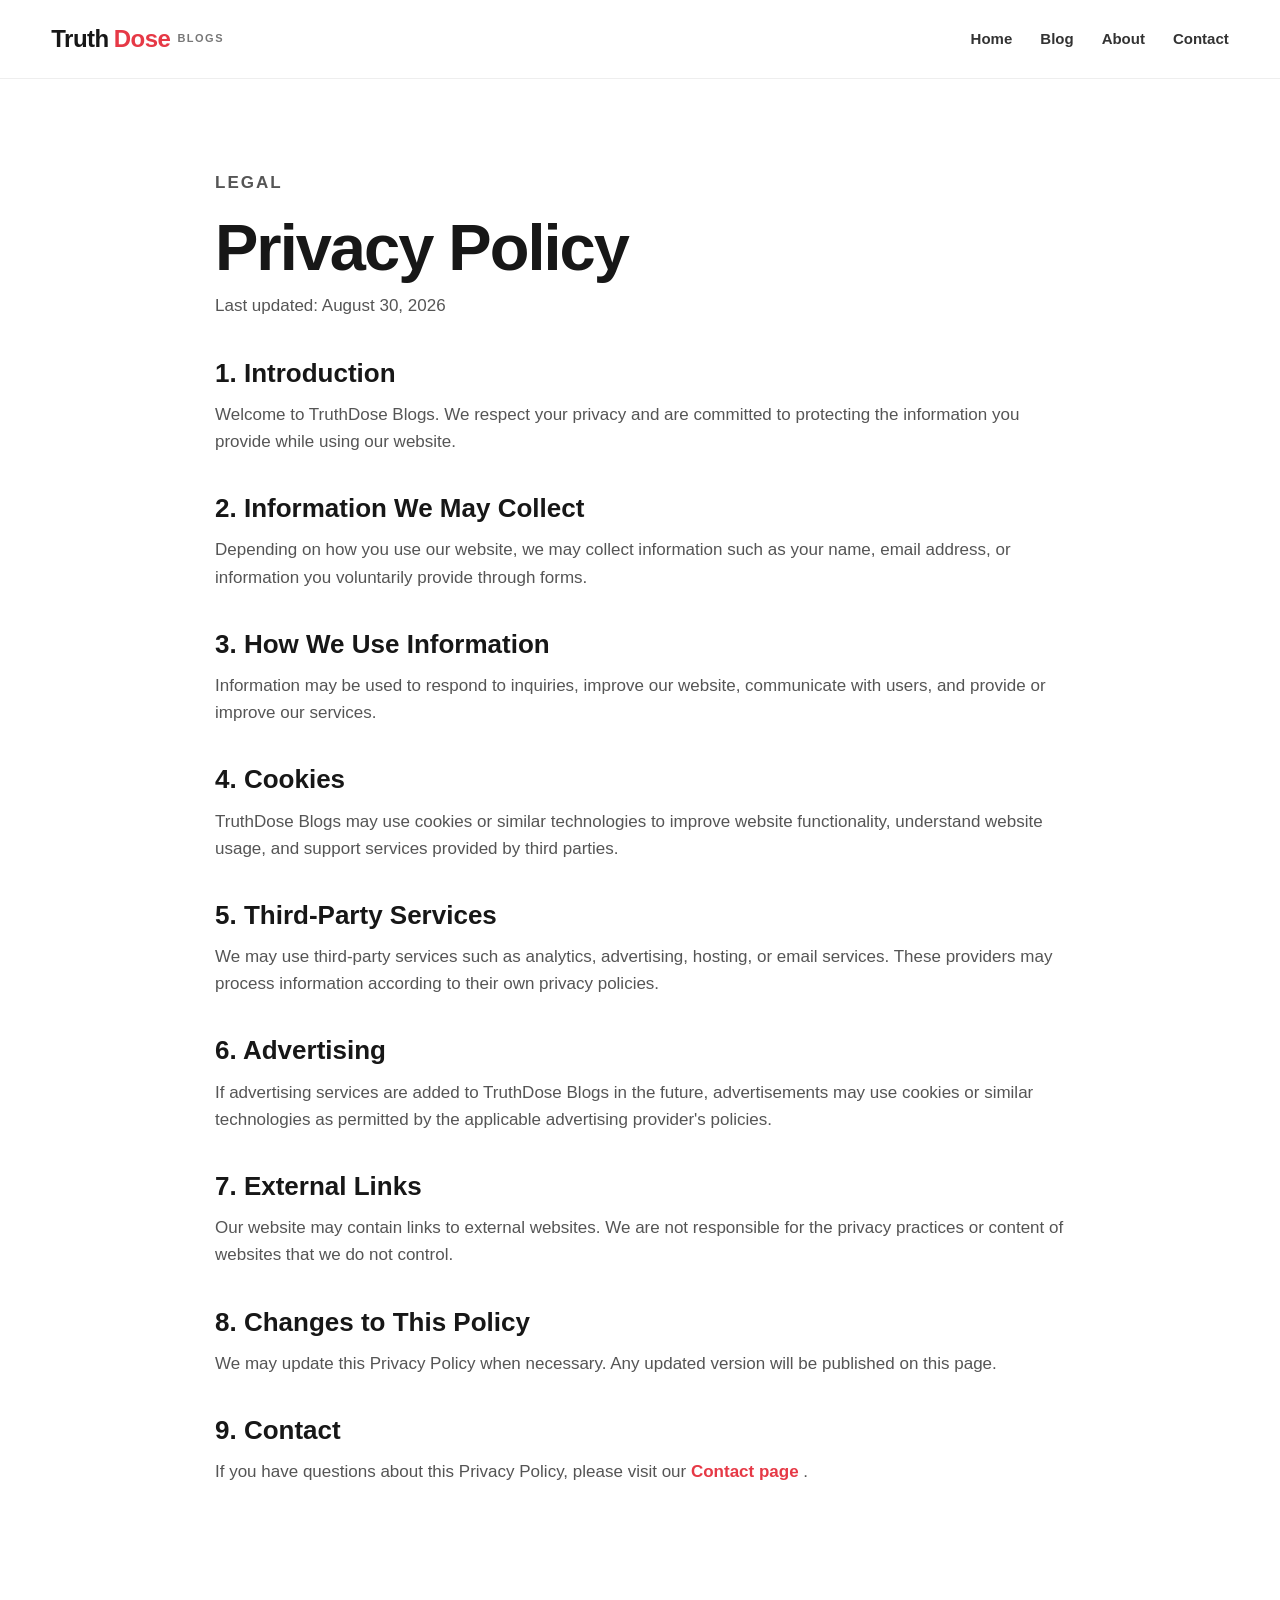
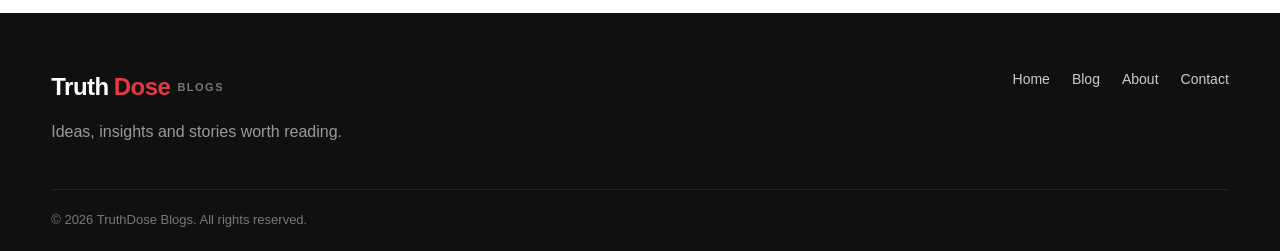
<file: privacy.html>
<!DOCTYPE html>
<html lang="en">
<head>
    <meta charset="UTF-8">
    <meta name="viewport" content="width=device-width, initial-scale=1.0">

    <title>Privacy Policy | TruthDose Blogs</title>

    <meta
        name="description"
        content="Privacy Policy for TruthDose Blogs."
    >

    <link rel="stylesheet" href="style.css">
</head>

<body>

    <header class="site-header">

        <div class="container nav-container">

            <a href="index.html" class="logo">
                Truth<span>Dose</span>
                <small>Blogs</small>
            </a>

            <nav class="main-nav">
                <a href="index.html">Home</a>
                <a href="blog.html">Blog</a>
                <a href="about.html">About</a>
                <a href="contact.html">Contact</a>
            </nav>

        </div>

    </header>


    <main>

        <section class="legal-page">

            <div class="container legal-container">

                <p class="eyebrow">
                    LEGAL
                </p>

                <h1>
                    Privacy Policy
                </h1>

                <p class="legal-updated">
                    Last updated: August 30, 2026
                </p>


                <h2>1. Introduction</h2>

                <p>
                    Welcome to TruthDose Blogs. We respect your privacy
                    and are committed to protecting the information
                    you provide while using our website.
                </p>


                <h2>2. Information We May Collect</h2>

                <p>
                    Depending on how you use our website, we may collect
                    information such as your name, email address, or
                    information you voluntarily provide through forms.
                </p>


                <h2>3. How We Use Information</h2>

                <p>
                    Information may be used to respond to inquiries,
                    improve our website, communicate with users, and
                    provide or improve our services.
                </p>


                <h2>4. Cookies</h2>

                <p>
                    TruthDose Blogs may use cookies or similar technologies
                    to improve website functionality, understand website
                    usage, and support services provided by third parties.
                </p>


                <h2>5. Third-Party Services</h2>

                <p>
                    We may use third-party services such as analytics,
                    advertising, hosting, or email services. These
                    providers may process information according to
                    their own privacy policies.
                </p>


                <h2>6. Advertising</h2>

                <p>
                    If advertising services are added to TruthDose Blogs
                    in the future, advertisements may use cookies or
                    similar technologies as permitted by the applicable
                    advertising provider's policies.
                </p>


                <h2>7. External Links</h2>

                <p>
                    Our website may contain links to external websites.
                    We are not responsible for the privacy practices or
                    content of websites that we do not control.
                </p>


                <h2>8. Changes to This Policy</h2>

                <p>
                    We may update this Privacy Policy when necessary.
                    Any updated version will be published on this page.
                </p>


                <h2>9. Contact</h2>

                <p>
                    If you have questions about this Privacy Policy,
                    please visit our
                    <a href="contact.html" class="read-link">
                        Contact page
                    </a>.
                </p>

            </div>

        </section>

    </main>


    <footer class="site-footer">

        <div class="container footer-container">

            <div>

                <a href="index.html" class="logo footer-logo">
                    Truth<span>Dose</span>
                    <small>Blogs</small>
                </a>

                <p>
                    Ideas, insights and stories worth reading.
                </p>

            </div>

            <div class="footer-links">

                <a href="index.html">Home</a>
                <a href="blog.html">Blog</a>
                <a href="about.html">About</a>
                <a href="contact.html">Contact</a>

            </div>

        </div>


        <div class="container copyright">

            <p>
                © <span id="year"></span> TruthDose Blogs.
                All rights reserved.
            </p>

        </div>

    </footer>


    <script>

        document.getElementById("year").textContent =
            new Date().getFullYear();

    </script>

</body>
</html>
</file>
<file: style.css>
/* =========================================
   RESET
========================================= */

* {
    margin: 0;
    padding: 0;
    box-sizing: border-box;
}

html {
    scroll-behavior: smooth;
}

body {
    font-family:
        Arial,
        Helvetica,
        sans-serif;

    background: #ffffff;
    color: #171717;

    line-height: 1.6;
}

a {
    color: inherit;
    text-decoration: none;
}

button,
input {
    font: inherit;
}

img {
    max-width: 100%;
    display: block;
}

.container {
    width: min(1180px, 92%);
    margin: 0 auto;
}

.sr-only {
    position: absolute;
    width: 1px;
    height: 1px;
    padding: 0;
    margin: -1px;
    overflow: hidden;
    clip: rect(0, 0, 0, 0);
    white-space: nowrap;
    border: 0;
}


/* =========================================
   HEADER
========================================= */

.site-header {
    position: sticky;
    top: 0;
    z-index: 1000;

    background: rgba(255, 255, 255, 0.96);

    border-bottom: 1px solid #eeeeee;
}

.nav-container {
    min-height: 78px;

    display: flex;
    align-items: center;
    justify-content: space-between;
}

.logo {
    display: inline-flex;
    align-items: center;
    gap: 5px;

    font-size: 24px;
    font-weight: 800;

    letter-spacing: -0.5px;
}

.logo > span {
    color: #e63946;
}

.logo small {
    margin-left: 2px;

    color: #777777;

    font-size: 11px;
    font-weight: 700;

    letter-spacing: 1.5px;
    text-transform: uppercase;
}

.main-nav {
    display: flex;
    align-items: center;
    gap: 28px;
}

.main-nav a {
    color: #333333;

    font-size: 15px;
    font-weight: 600;

    transition:
        color 0.2s ease,
        transform 0.2s ease;
}

.main-nav a:hover {
    color: #e63946;
}

.menu-toggle {
    display: none;

    border: 0;
    background: transparent;

    font-size: 26px;

    cursor: pointer;
}


/* =========================================
   HERO
========================================= */

.hero {
    padding: 100px 0;

    background:
        radial-gradient(
            circle at top right,
            #ffe4e7 0,
            transparent 35%
        ),
        linear-gradient(
            135deg,
            #fff8f8,
            #f7f7ff
        );
}

.hero-content {
    display: grid;

    grid-template-columns:
        minmax(0, 1.5fr)
        minmax(300px, 0.8fr);

    gap: 70px;

    align-items: center;
}

.eyebrow {
    margin-bottom: 12px;

    color: #e63946;

    font-size: 12px;
    font-weight: 800;

    letter-spacing: 2px;
}

.hero h1 {
    max-width: 700px;

    font-size: clamp(48px, 7vw, 82px);
    line-height: 0.98;

    letter-spacing: -3px;

    margin-bottom: 25px;
}

.hero h1 span {
    color: #e63946;
}

.hero-description {
    max-width: 650px;

    color: #666666;

    font-size: 19px;

    margin-bottom: 32px;
}

.hero-buttons {
    display: flex;
    flex-wrap: wrap;

    gap: 14px;
}

.btn {
    display: inline-flex;
    align-items: center;
    justify-content: center;

    min-height: 48px;

    padding: 0 22px;

    border-radius: 10px;

    border: 2px solid transparent;

    font-size: 15px;
    font-weight: 700;

    cursor: pointer;

    transition:
        transform 0.2s ease,
        background 0.2s ease,
        color 0.2s ease,
        border-color 0.2s ease;
}

.btn:hover {
    transform: translateY(-2px);
}

.btn-primary {
    background: #e63946;
    color: #ffffff;
}

.btn-primary:hover {
    background: #c92d39;
}

.btn-secondary {
    background: #ffffff;
    color: #222222;

    border-color: #dddddd;
}

.btn-secondary:hover {
    border-color: #e63946;
    color: #e63946;
}

.hero-card {
    padding: 35px;

    background: #171717;
    color: #ffffff;

    border-radius: 20px;

    box-shadow:
        0 25px 60px rgba(0, 0, 0, 0.15);
}

.featured-label {
    margin-bottom: 18px;

    color: #ff858d;

    font-size: 12px;
    font-weight: 800;

    letter-spacing: 2px;
}

.hero-card h2 {
    margin-bottom: 16px;

    font-size: 30px;
    line-height: 1.2;
}

.hero-card p:not(.featured-label) {
    margin-bottom: 25px;

    color: #cccccc;
}

.read-link {
    color: #e63946;

    font-weight: 800;

    transition:
        color 0.2s ease;
}

.read-link:hover {
    color: #b92531;
}


/* =========================================
   GENERAL SECTIONS
========================================= */

.featured-section,
.categories-section,
.articles-section,
.about-section,
.newsletter-section {
    padding: 100px 0;
}

.section-heading h2,
.section-top h2 {
    font-size: 42px;
    line-height: 1.1;

    letter-spacing: -1.5px;
}

.section-heading.center {
    text-align: center;
}

.section-heading.center > p:last-child {
    margin-top: 12px;
    color: #777777;
}


/* =========================================
   FEATURED ARTICLE
========================================= */

.featured-article {
    display: grid;

    grid-template-columns:
        0.9fr
        1.1fr;

    margin-top: 45px;

    overflow: hidden;

    background: #f7f7f7;

    border-radius: 22px;
}

.featured-image {
    min-height: 350px;

    display: flex;
    align-items: center;
    justify-content: center;

    background:
        linear-gradient(
            135deg,
            #e63946,
            #7b2cbf
        );
}

.featured-image span {
    color: #ffffff;

    font-size: 90px;
    font-weight: 900;

    letter-spacing: -5px;
}

.featured-content {
    padding: 55px;
}

.category-tag {
    display: inline-block;

    margin-bottom: 14px;

    color: #e63946;

    font-size: 11px;
    font-weight: 800;

    letter-spacing: 1.5px;
}

.featured-content h3 {
    margin-bottom: 18px;

    font-size: 40px;
    line-height: 1.1;
}

.featured-content > p {
    color: #666666;

    margin-bottom: 22px;
}

.article-meta {
    display: flex;
    align-items: center;
    gap: 9px;

    margin-bottom: 20px;

    color: #888888;

    font-size: 13px;
}


/* =========================================
   CATEGORIES
========================================= */

.categories-section {
    background: #fafafa;
}

.categories-grid {
    display: grid;

    grid-template-columns:
        repeat(3, 1fr);

    gap: 20px;

    margin-top: 45px;
}

.category-card {
    padding: 30px;

    background: #ffffff;

    border: 1px solid #eeeeee;

    border-radius: 18px;

    transition:
        transform 0.2s ease,
        box-shadow 0.2s ease,
        border-color 0.2s ease;
}

.category-card:hover {
    transform: translateY(-5px);

    border-color: #e63946;

    box-shadow:
        0 15px 35px rgba(0, 0, 0, 0.07);
}

.category-icon {
    width: 50px;
    height: 50px;

    display: flex;
    align-items: center;
    justify-content: center;

    margin-bottom: 18px;

    background: #fff0f1;

    border-radius: 12px;

    font-size: 24px;
}

.category-card h3 {
    margin-bottom: 8px;

    font-size: 21px;
}

.category-card p {
    color: #777777;

    font-size: 14px;
}


/* =========================================
   ARTICLES
========================================= */

.section-top {
    display: flex;
    align-items: end;
    justify-content: space-between;

    gap: 25px;

    margin-bottom: 40px;
}

.search-box input {
    width: 270px;

    height: 46px;

    padding: 0 15px;

    border: 1px solid #dddddd;

    border-radius: 10px;

    outline: none;

    background: #ffffff;

    color: #222222;
}

.search-box input:focus {
    border-color: #e63946;
}

.articles-grid {
    display: grid;

    grid-template-columns:
        repeat(3, 1fr);

    gap: 25px;
}

.article-card {
    overflow: hidden;

    background: #ffffff;

    border: 1px solid #eeeeee;

    border-radius: 18px;

    transition:
        transform 0.2s ease,
        box-shadow 0.2s ease;
}

.article-card:hover {
    transform: translateY(-5px);

    box-shadow:
        0 15px 35px rgba(0, 0, 0, 0.08);
}

.article-image {
    height: 190px;

    display: flex;
    align-items: center;
    justify-content: center;

    font-size: 58px;
}

.education-image {
    background: #f0f6ff;
}

.ai-image {
    background: #f7f0ff;
}

.career-image {
    background: #fff6ec;
}

.editorial-image {
    background: #f3f3f3;
}

.lifestyle-image {
    background: #f0fff4;
}

.technology-image {
    background: #eefaff;
}

.article-content {
    padding: 25px;
}

.article-content h3 {
    margin-bottom: 12px;

    font-size: 22px;
    line-height: 1.25;
}

.article-content > p {
    min-height: 70px;

    margin-bottom: 12px;

    color: #707070;

    font-size: 14px;
}

.article-content .article-meta {
    margin-bottom: 15px;
}

.no-results {
    display: none;

    padding-top: 30px;

    text-align: center;

    color: #777777;
}


/* =========================================
   ABOUT
========================================= */

.about-section {
    background: #171717;
    color: #ffffff;
}

.about-container {
    display: grid;

    grid-template-columns:
        1fr
        1fr;

    gap: 70px;

    align-items: center;
}

.about-section h2 {
    font-size: 50px;
    line-height: 1.05;

    letter-spacing: -2px;
}

.about-section h2 span {
    color: #ff6f78;
}

.about-container > div:last-child p {
    margin-bottom: 18px;

    color: #cccccc;

    font-size: 17px;
}


/* =========================================
   NEWSLETTER
========================================= */

.newsletter-section {
    background: #f7f7f7;
}

.newsletter {
    padding: 50px;

    display: grid;

    grid-template-columns:
        1fr
        auto;

    gap: 30px;

    align-items: center;

    background: #ffffff;

    border: 1px solid #eeeeee;

    border-radius: 20px;
}

.newsletter h2 {
    margin-bottom: 8px;

    font-size: 32px;
}

.newsletter > div > p:last-child {
    color: #777777;
}

.newsletter-form {
    display: flex;
    gap: 10px;
}

.newsletter-form input {
    width: 280px;

    min-height: 48px;

    padding: 0 15px;

    border: 1px solid #dddddd;

    border-radius: 10px;

    outline: none;
}

.newsletter-form input:focus {
    border-color: #e63946;
}

.form-message {
    grid-column: 2;

    color: #2a7b3f;

    font-size: 14px;
}


/* =========================================
   FOOTER
========================================= */

.site-footer {
    padding-top: 55px;

    background: #101010;
    color: #ffffff;
}

.footer-container {
    display: flex;
    align-items: start;
    justify-content: space-between;

    gap: 30px;
}

.footer-logo {
    margin-bottom: 12px;
}

.footer-container > div:first-child > p {
    color: #999999;
}

.footer-links {
    display: flex;
    gap: 22px;

    flex-wrap: wrap;
}

.footer-links a {
    color: #cccccc;

    font-size: 14px;
}

.footer-links a:hover {
    color: #ffffff;
}

.copyright {
    margin-top: 45px;
    padding: 20px 0;

    border-top: 1px solid #242424;

    color: #777777;

    font-size: 13px;
}


/* =========================================
   RESPONSIVE DESIGN
========================================= */

@media (max-width: 950px) {

    .hero-content {
        grid-template-columns: 1fr;
    }

    .hero-card {
        max-width: 650px;
    }

    .featured-article {
        grid-template-columns: 1fr;
    }

    .featured-image {
        min-height: 250px;
    }

    .categories-grid,
    .articles-grid {
        grid-template-columns:
            repeat(2, 1fr);
    }

    .about-container {
        grid-template-columns: 1fr;
        gap: 30px;
    }

    .newsletter {
        grid-template-columns: 1fr;
    }

    .form-message {
        grid-column: 1;
    }

}


@media (max-width: 720px) {

    .site-header {
        position: relative;
    }

    .menu-toggle {
        display: block;
    }

    .main-nav {
        display: none;

        position: absolute;

        top: 78px;
        left: 0;
        right: 0;

        flex-direction: column;

        align-items: flex-start;

        gap: 0;

        padding: 10px 4%;

        background: #ffffff;

        border-bottom: 1px solid #eeeeee;
    }

    .main-nav.open {
        display: flex;
    }

    .main-nav a {
        width: 100%;

        padding: 13px 0;
    }

    .hero {
        padding: 75px 0;
    }

    .hero h1 {
        letter-spacing: -2px;
    }

    .featured-content {
        padding: 35px 25px;
    }

    .featured-content h3 {
        font-size: 32px;
    }

    .categories-grid,
    .articles-grid {
        grid-template-columns: 1fr;
    }

    .section-top {
        align-items: stretch;

        flex-direction: column;
    }

    .search-box input {
        width: 100%;
    }

    .newsletter {
        padding: 30px 25px;
    }

    .newsletter-form {
        flex-direction: column;
    }

    .newsletter-form input {
        width: 100%;
    }

    .footer-container {
        flex-direction: column;
    }

}


@media (max-width: 480px) {

    .hero-buttons {
        flex-direction: column;
        align-items: stretch;
    }

    .btn {
        width: 100%;
    }

    .hero-card {
        padding: 25px;
    }

    .about-section h2 {
        font-size: 40px;
    }

}/* =========================================
   BLOG PAGE
========================================= */

.blog-page-header {
    padding: 90px 0 70px;
    text-align: center;

    background:
        linear-gradient(
            135deg,
            #fff5f5,
            #f7f5ff
        );
}

.blog-page-header h1 {
    margin-bottom: 15px;

    font-size: clamp(44px, 6vw, 70px);
    line-height: 1.05;

    letter-spacing: -2px;
}

.blog-page-header > .container > p:last-child {
    color: #666666;
    font-size: 18px;
}

.blog-page-content {
    padding: 90px 0 110px;
    background: #ffffff;
}/* =========================================
   ABOUT PAGE
========================================= */

.about-page-header {
    padding: 95px 0 80px;
    text-align: center;

    background:
        linear-gradient(
            135deg,
            #fff5f5,
            #f7f5ff
        );
}

.about-page-header h1 {
    max-width: 850px;
    margin: 0 auto 20px;

    font-size: clamp(44px, 6vw, 72px);
    line-height: 1.05;

    letter-spacing: -2px;
}

.about-page-header h1 span {
    color: #e63946;
}

.about-page-header > .container > p:last-child {
    max-width: 650px;
    margin: 0 auto;

    color: #666666;

    font-size: 18px;
}

.about-page-content {
    padding: 100px 0;
    background: #ffffff;
}

.about-page-grid {
    display: grid;

    grid-template-columns:
        1fr
        1.3fr;

    gap: 80px;
}

.about-page-grid h2 {
    font-size: 44px;
    line-height: 1.1;

    letter-spacing: -1px;
}

.about-page-grid p {
    margin-bottom: 20px;

    color: #666666;

    font-size: 17px;
}

.about-topics {
    padding: 100px 0;

    background: #fafafa;
}

.values-section {
    padding: 100px 0;

    background: #ffffff;
}

.values-grid {
    display: grid;

    grid-template-columns:
        repeat(3, 1fr);

    gap: 25px;

    margin-top: 45px;
}

.value-card {
    padding: 30px;

    background: #f8f8f8;

    border-radius: 16px;
}

.value-card h3 {
    margin-bottom: 10px;

    color: #e63946;

    font-size: 22px;
}

.value-card p {
    color: #666666;
}


@media (max-width: 720px) {

    .about-page-grid {
        grid-template-columns: 1fr;
        gap: 30px;
    }

    .about-page-grid h2 {
        font-size: 36px;
    }

    .values-grid {
        grid-template-columns: 1fr;
    }

}/* =========================================
   CONTACT PAGE
========================================= */

.contact-page-header {
    padding: 90px 0 75px;

    text-align: center;

    background:
        linear-gradient(
            135deg,
            #fff5f5,
            #f7f5ff
        );
}

.contact-page-header h1 {
    margin-bottom: 18px;

    font-size: clamp(44px, 6vw, 70px);
    line-height: 1.05;

    letter-spacing: -2px;
}

.contact-page-header h1 span {
    color: #e63946;
}

.contact-page-header > .container > p:last-child {
    max-width: 650px;

    margin: 0 auto;

    color: #666666;

    font-size: 18px;
}

.contact-section {
    padding: 100px 0;
}

.contact-grid {
    display: grid;

    grid-template-columns:
        1fr
        1fr;

    gap: 70px;

    align-items: start;
}

.contact-info h2 {
    margin-bottom: 18px;

    font-size: 42px;
    line-height: 1.1;

    letter-spacing: -1px;
}

.contact-info > p:not(.eyebrow) {
    margin-bottom: 35px;

    color: #666666;

    font-size: 17px;
}

.contact-item {
    display: flex;

    gap: 15px;

    margin-bottom: 24px;
}

.contact-icon {
    width: 48px;
    height: 48px;

    flex-shrink: 0;

    display: flex;
    align-items: center;
    justify-content: center;

    background: #fff0f1;

    border-radius: 12px;

    font-size: 22px;
}

.contact-item h3 {
    margin-bottom: 4px;

    font-size: 18px;
}

.contact-item p {
    color: #777777;

    font-size: 14px;
}

.contact-form-card {
    padding: 35px;

    background: #fafafa;

    border: 1px solid #eeeeee;

    border-radius: 18px;
}

.form-group {
    margin-bottom: 20px;
}

.form-group label {
    display: block;

    margin-bottom: 7px;

    font-size: 14px;
    font-weight: 700;
}

.form-group input,
.form-group textarea {
    width: 100%;

    padding: 13px 15px;

    border: 1px solid #dddddd;

    border-radius: 10px;

    outline: none;

    background: #ffffff;

    color: #222222;

    resize: vertical;
}

.form-group input:focus,
.form-group textarea:focus {
    border-color: #e63946;
}

.contact-form-card .btn {
    width: 100%;
}

.contact-form-card .form-message {
    margin-top: 15px;
}


@media (max-width: 720px) {

    .contact-grid {
        grid-template-columns: 1fr;

        gap: 45px;
    }

    .contact-info h2 {
        font-size: 34px;
    }

    .contact-form-card {
        padding: 25px;
    }

}/* =========================================
   LEGAL PAGES
========================================= */

.legal-page {
    padding: 90px 0 110px;
    background: #ffffff;
}

.legal-container {
    max-width: 850px;
}

.legal-container h1 {
    margin-bottom: 10px;

    font-size: clamp(44px, 6vw, 65px);
    line-height: 1.05;

    letter-spacing: -2px;
}

.legal-updated {
    margin-bottom: 50px;

    color: #888888;

    font-size: 14px;
}

.legal-container h2 {
    margin-top: 38px;
    margin-bottom: 12px;

    font-size: 26px;
    line-height: 1.2;
}

.legal-container p {
    margin-bottom: 18px;

    color: #555555;

    font-size: 17px;
}
</file>
